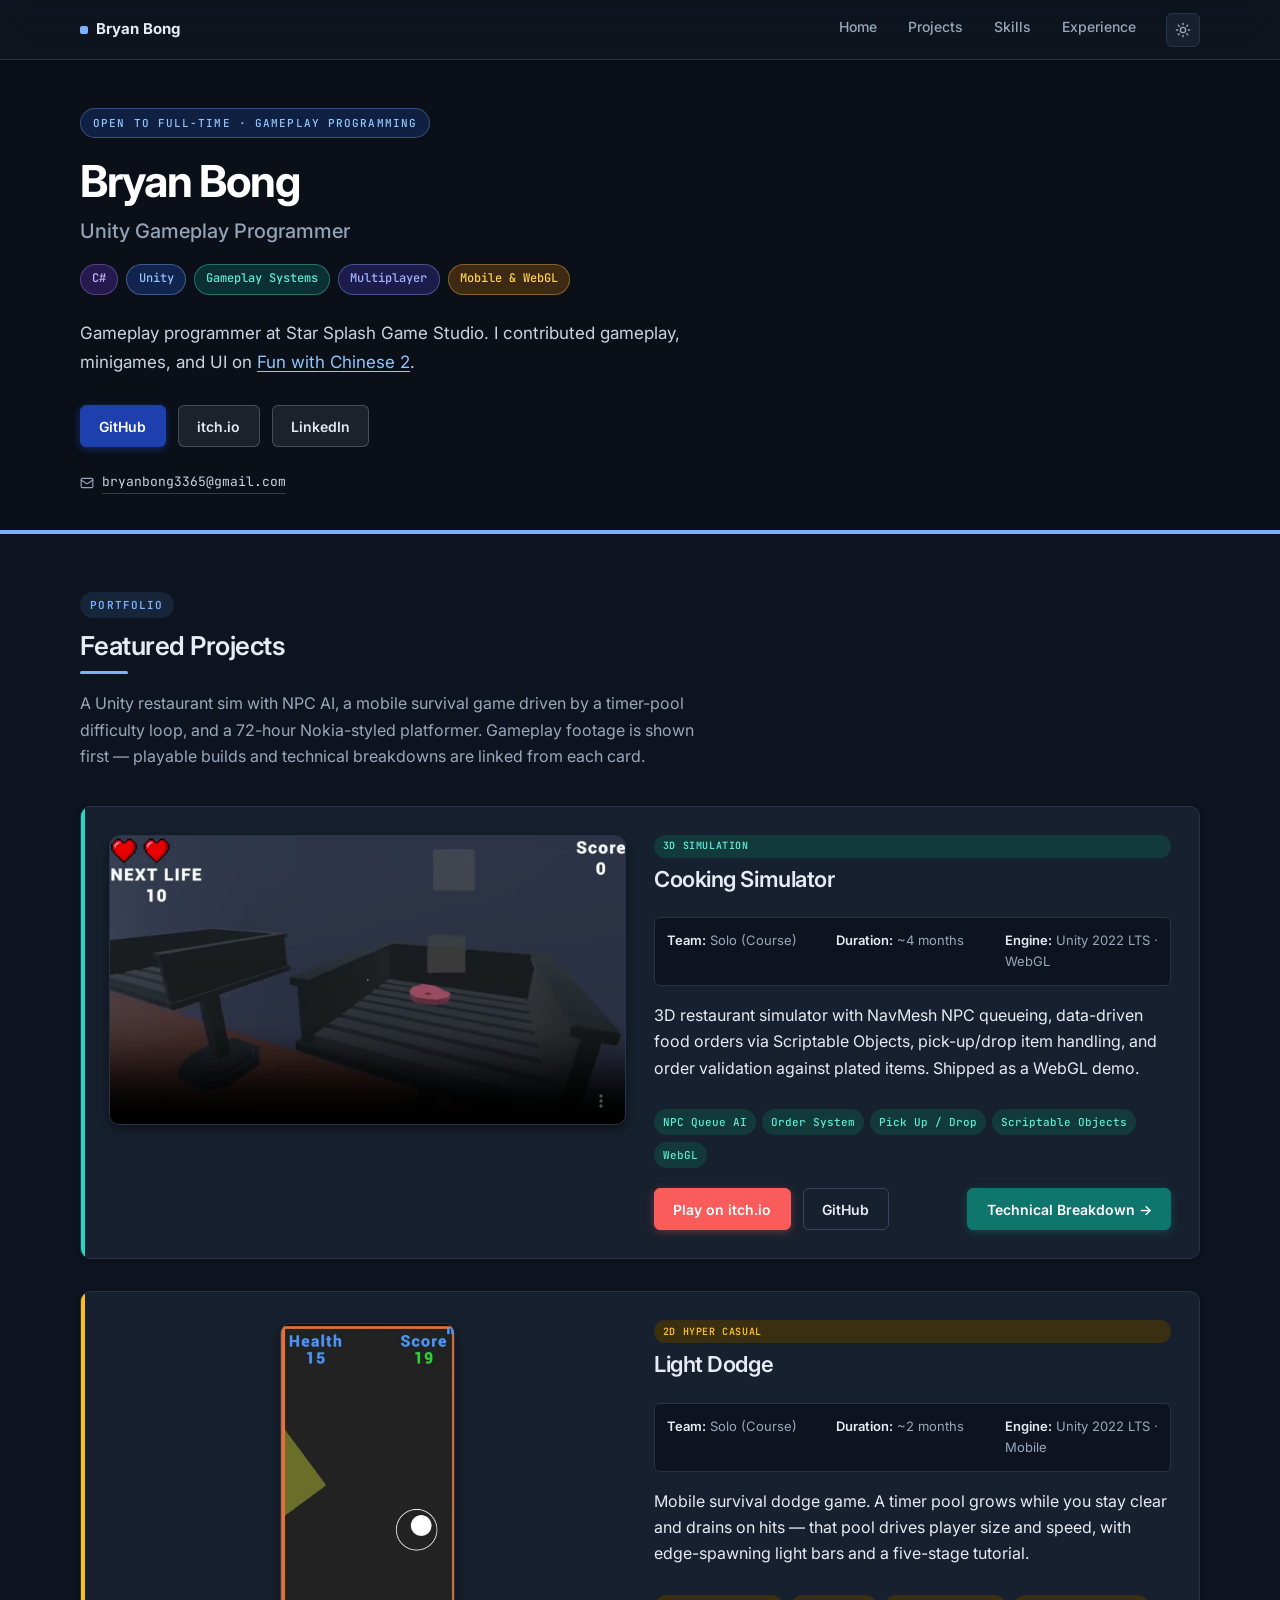
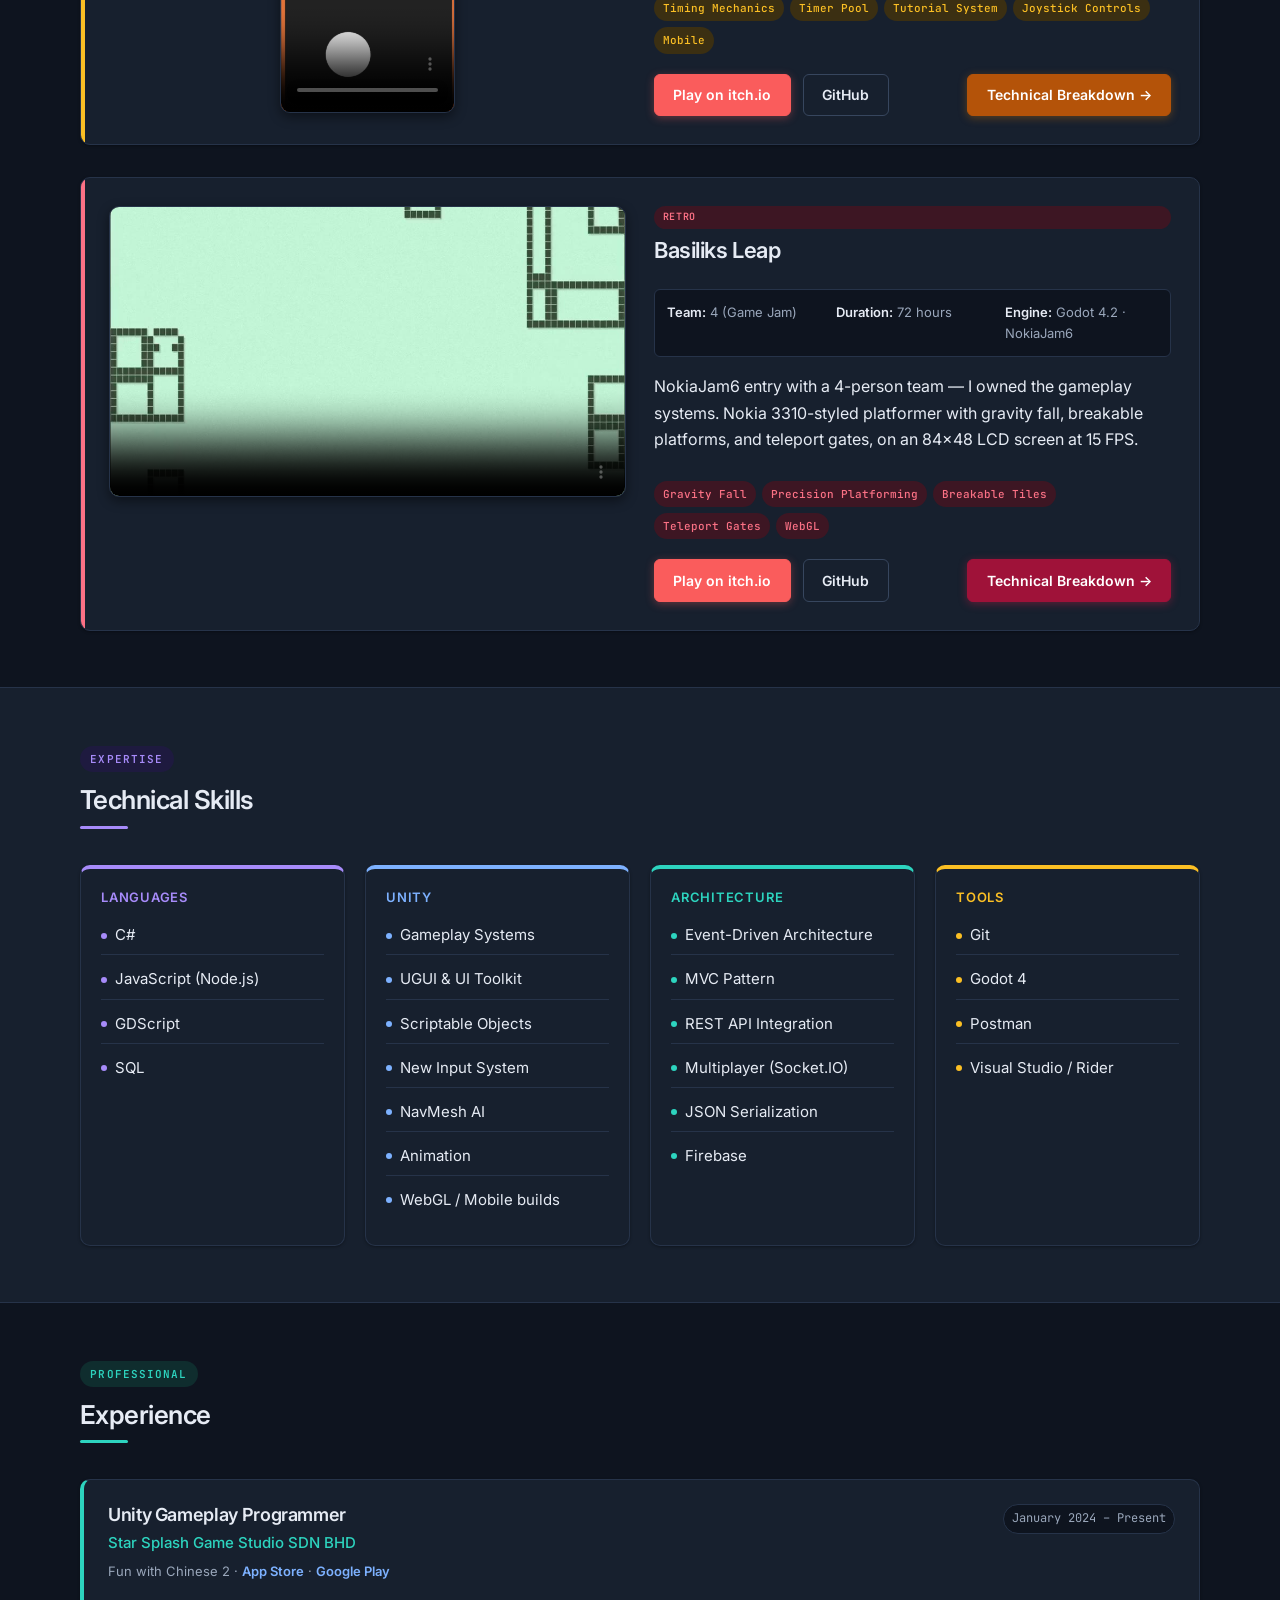
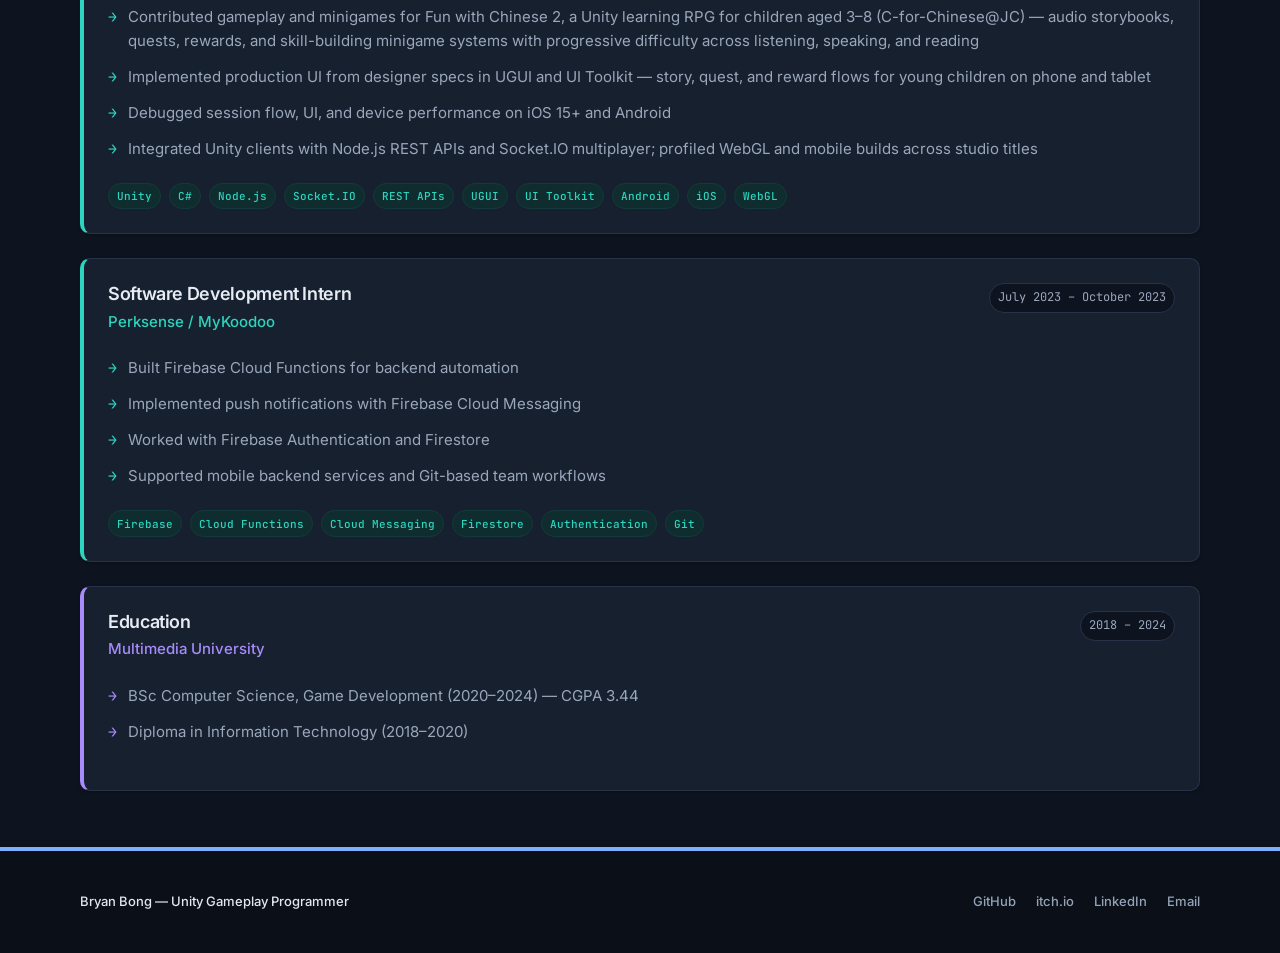
<file: index.html>
<!DOCTYPE html>
<html lang="en">
<head>
  <meta charset="UTF-8">
  <meta name="viewport" content="width=device-width, initial-scale=1.0">
  <meta name="description" content="Bryan Bong — Unity Gameplay Programmer. Gameplay systems, UI, multiplayer, and mobile/WebGL development.">
  <meta property="og:title" content="Bryan Bong — Unity Gameplay Programmer">
  <meta property="og:description" content="Unity gameplay programmer at Star Splash Game Studio. Contributed gameplay, minigames, and UI on Fun with Chinese 2. Gameplay systems, UI, and multiplayer for mobile and WebGL.">
  <meta property="og:type" content="website">
  <title>Bryan Bong — Unity Gameplay Programmer</title>
  <link rel="preconnect" href="https://fonts.googleapis.com">
  <link rel="preconnect" href="https://fonts.gstatic.com" crossorigin>
  <link href="https://fonts.googleapis.com/css2?family=Inter:wght@400;500;600;700&family=JetBrains+Mono:wght@400;500&display=swap" rel="stylesheet">
  <link rel="stylesheet" href="css/style.css">
  <link rel="icon" type="image/svg+xml" href="assets/images/favicon.svg">
  <script src="js/theme-init.js"></script>
</head>
<body>

  <nav class="site-nav" aria-label="Main navigation">
    <div class="container">
      <a href="index.html" class="nav-brand">Bryan Bong</a>
      <div class="nav-group">
        <ul class="nav-links" id="nav-menu">
          <li><a href="#home">Home</a></li>
          <li><a href="#projects">Projects</a></li>
          <li><a href="#skills">Skills</a></li>
          <li><a href="#experience">Experience</a></li>
        </ul>
        <div class="nav-controls">
          <button class="theme-toggle" type="button" aria-label="Switch to light mode" aria-pressed="true">
            <svg class="icon-sun" viewBox="0 0 24 24" aria-hidden="true">
              <circle cx="12" cy="12" r="4"></circle>
              <path d="M12 2v2"></path>
              <path d="M12 20v2"></path>
              <path d="m4.93 4.93 1.41 1.41"></path>
              <path d="m17.66 17.66 1.41 1.41"></path>
              <path d="M2 12h2"></path>
              <path d="M20 12h2"></path>
              <path d="m6.34 17.66-1.41 1.41"></path>
              <path d="m19.07 4.93-1.41 1.41"></path>
            </svg>
            <svg class="icon-moon" viewBox="0 0 24 24" aria-hidden="true">
              <path d="M12 3a6 6 0 0 0 9 9 9 9 0 1 1-9-9Z"></path>
            </svg>
          </button>
          <button class="nav-toggle" aria-expanded="false" aria-controls="nav-menu">Menu</button>
        </div>
      </div>
    </div>
  </nav>

  <header class="hero" id="home">
    <div class="container">
      <span class="hero-badge">Open to full-time · Gameplay Programming</span>
      <h1 class="hero-name">Bryan Bong</h1>
      <p class="hero-title">Unity Gameplay Programmer</p>
      <div class="hero-tags">
        <span class="tag">C#</span>
        <span class="tag">Unity</span>
        <span class="tag">Gameplay Systems</span>
        <span class="tag">Multiplayer</span>
        <span class="tag">Mobile &amp; WebGL</span>
      </div>
      <p class="hero-summary">
        Gameplay programmer at Star Splash Game Studio. I contributed gameplay, minigames, and UI on <a href="https://apps.apple.com/us/app/fun-with-chinese-2/id6496847596" target="_blank" rel="noopener">Fun with Chinese 2</a>.
      </p>
      <div class="hero-links">
        <a href="https://github.com/testr321" class="btn btn-primary" target="_blank" rel="noopener">GitHub</a>
        <a href="https://testr123.itch.io" class="btn btn-secondary" target="_blank" rel="noopener">itch.io</a>
        <a href="https://www.linkedin.com/in/bryan-bong/" class="btn btn-secondary" target="_blank" rel="noopener">LinkedIn</a>
      </div>
      <div class="hero-contact">
        <svg viewBox="0 0 24 24" aria-hidden="true">
          <rect x="2" y="4" width="20" height="16" rx="2"></rect>
          <path d="m22 7-8.97 5.7a1.94 1.94 0 0 1-2.06 0L2 7"></path>
        </svg>
        <a href="mailto:bryanbong3365@gmail.com">bryanbong3365@gmail.com</a>
      </div>
    </div>
  </header>

  <main>

    <section id="projects" class="section">
      <div class="container">
        <div class="section-header">
          <span class="section-label">Portfolio</span>
          <h2>Featured Projects</h2>
          <p>A Unity restaurant sim with NPC AI, a mobile survival game driven by a timer-pool difficulty loop, and a 72-hour Nokia-styled platformer. Gameplay footage is shown first — playable builds and technical breakdowns are linked from each card.</p>
        </div>

        <div class="project-index-list">

          <article class="project-index-card project-card--perimeter">
            <div class="project-video-wrap">
              <video controls muted loop playsinline poster="assets/images/cooking-simulator-poster.jpg" data-autoplay preload="none" aria-label="Cooking Simulator gameplay">
                <source src="assets/videos/cooking-simulator-gameplay.mp4" type="video/mp4">
              </video>
              <div class="video-placeholder" style="background-image:url('assets/images/cooking-simulator-poster.jpg')">
                <span class="label">Gameplay Footage</span>
              </div>
            </div>
            <div class="project-index-meta">
              <span class="project-genre-badge">3D Simulation</span>
              <h3><a href="projects/cooking-simulator.html">Cooking Simulator</a></h3>
              <div class="project-meta-grid">
                <div class="meta-item"><strong>Team:</strong> Solo (Course)</div>
                <div class="meta-item"><strong>Duration:</strong> ~4 months</div>
                <div class="meta-item"><strong>Engine:</strong> Unity 2022 LTS · WebGL</div>
              </div>
              <p>3D restaurant simulator with NavMesh NPC queueing, data-driven food orders via Scriptable Objects, pick-up/drop item handling, and order validation against plated items. Shipped as a WebGL demo.</p>
              <ul class="systems-list">
                <li>NPC Queue AI</li>
                <li>Order System</li>
                <li>Pick Up / Drop</li>
                <li>Scriptable Objects</li>
                <li>WebGL</li>
              </ul>
              <div class="project-card-actions">
                <div class="project-card-actions-start">
                  <a href="https://testr123.itch.io/cooking-simulator-demo" class="btn btn-itch" target="_blank" rel="noopener">Play on itch.io</a>
                  <a href="https://github.com/testr321/3D-Game-Programming" class="btn btn-secondary" target="_blank" rel="noopener">GitHub</a>
                </div>
                <a href="projects/cooking-simulator.html" class="btn btn-primary">Technical Breakdown →</a>
              </div>
            </div>
          </article>

          <article class="project-index-card project-card--vector">
            <div class="project-video-wrap project-video-wrap--portrait">
              <video controls muted loop playsinline poster="assets/images/light-dodge-poster.jpg" data-autoplay preload="none" aria-label="Light Dodge gameplay">
                <source src="assets/videos/light-dodge-gameplay.mp4" type="video/mp4">
              </video>
              <div class="video-placeholder" style="background-image:url('assets/images/light-dodge-poster.jpg')">
                <span class="label">Gameplay Footage</span>
              </div>
            </div>
            <div class="project-index-meta">
              <span class="project-genre-badge">2D Hyper Casual</span>
              <h3><a href="projects/light-dodge.html">Light Dodge</a></h3>
              <div class="project-meta-grid">
                <div class="meta-item"><strong>Team:</strong> Solo (Course)</div>
                <div class="meta-item"><strong>Duration:</strong> ~2 months</div>
                <div class="meta-item"><strong>Engine:</strong> Unity 2022 LTS · Mobile</div>
              </div>
              <p>Mobile survival dodge game. A timer pool grows while you stay clear and drains on hits — that pool drives player size and speed, with edge-spawning light bars and a five-stage tutorial.</p>
              <ul class="systems-list">
                <li>Timing Mechanics</li>
                <li>Timer Pool</li>
                <li>Tutorial System</li>
                <li>Joystick Controls</li>
                <li>Mobile</li>
              </ul>
              <div class="project-card-actions">
                <div class="project-card-actions-start">
                  <a href="https://testr123.itch.io/light-dodge" class="btn btn-itch" target="_blank" rel="noopener">Play on itch.io</a>
                  <a href="https://github.com/testr321/Game-Production" class="btn btn-secondary" target="_blank" rel="noopener">GitHub</a>
                </div>
                <a href="projects/light-dodge.html" class="btn btn-primary">Technical Breakdown →</a>
              </div>
            </div>
          </article>

          <article class="project-index-card project-card--signal">
            <div class="project-video-wrap">
              <video controls muted loop playsinline poster="assets/images/basiliks-leap-poster.jpg" data-autoplay preload="none" aria-label="Basiliks Leap gameplay">
                <source src="assets/videos/basiliks-leap-gameplay.mp4" type="video/mp4">
              </video>
              <div class="video-placeholder" style="background-image:url('assets/images/basiliks-leap-poster.jpg')">
                <span class="label">Gameplay Footage</span>
              </div>
            </div>
            <div class="project-index-meta">
              <span class="project-genre-badge">Retro</span>
              <h3><a href="projects/basiliks-leap.html">Basiliks Leap</a></h3>
              <div class="project-meta-grid">
                <div class="meta-item"><strong>Team:</strong> 4 (Game Jam)</div>
                <div class="meta-item"><strong>Duration:</strong> 72 hours</div>
                <div class="meta-item"><strong>Engine:</strong> Godot 4.2 · NokiaJam6</div>
              </div>
              <p>NokiaJam6 entry with a 4-person team — I owned the gameplay systems. Nokia 3310-styled platformer with gravity fall, breakable platforms, and teleport gates, on an 84×48 LCD screen at 15 FPS.</p>
              <ul class="systems-list">
                <li>Gravity Fall</li>
                <li>Precision Platforming</li>
                <li>Breakable Tiles</li>
                <li>Teleport Gates</li>
                <li>WebGL</li>
              </ul>
              <div class="project-card-actions">
                <div class="project-card-actions-start">
                  <a href="https://kengikita.itch.io/basiliks-leap" class="btn btn-itch" target="_blank" rel="noopener">Play on itch.io</a>
                  <a href="https://github.com/testr321/NOKIA-3310-GameJam" class="btn btn-secondary" target="_blank" rel="noopener">GitHub</a>
                </div>
                <a href="projects/basiliks-leap.html" class="btn btn-primary">Technical Breakdown →</a>
              </div>
            </div>
          </article>

        </div>
      </div>
    </section>

    <section id="skills" class="section section-alt">
      <div class="container">
        <div class="section-header">
          <span class="section-label">Expertise</span>
          <h2>Technical Skills</h2>
        </div>
        <div class="skills-grid">
          <div class="skill-category">
            <h3>Languages</h3>
            <ul>
              <li>C#</li>
              <li>JavaScript (Node.js)</li>
              <li>GDScript</li>
              <li>SQL</li>
            </ul>
          </div>
          <div class="skill-category">
            <h3>Unity</h3>
            <ul>
              <li>Gameplay Systems</li>
              <li>UGUI &amp; UI Toolkit</li>
              <li>Scriptable Objects</li>
              <li>New Input System</li>
              <li>NavMesh AI</li>
              <li>Animation</li>
              <li>WebGL / Mobile builds</li>
            </ul>
          </div>
          <div class="skill-category">
            <h3>Architecture</h3>
            <ul>
              <li>Event-Driven Architecture</li>
              <li>MVC Pattern</li>
              <li>REST API Integration</li>
              <li>Multiplayer (Socket.IO)</li>
              <li>JSON Serialization</li>
              <li>Firebase</li>
            </ul>
          </div>
          <div class="skill-category">
            <h3>Tools</h3>
            <ul>
              <li>Git</li>
              <li>Godot 4</li>
              <li>Postman</li>
              <li>Visual Studio / Rider</li>
            </ul>
          </div>
        </div>
      </div>
    </section>

    <section id="experience" class="section">
      <div class="container">
        <div class="section-header">
          <span class="section-label">Professional</span>
          <h2>Experience</h2>
        </div>
        <div class="experience-list">
          <article class="experience-card">
            <div class="experience-header">
              <div>
                <h3>Unity Gameplay Programmer</h3>
                <p class="experience-company">Star Splash Game Studio SDN BHD</p>
                <p class="experience-product">
                  Fun with Chinese 2
                  · <a href="https://apps.apple.com/us/app/fun-with-chinese-2/id6496847596" target="_blank" rel="noopener">App Store</a>
                  · <a href="https://play.google.com/store/apps/details?id=hk.edu.polyu.cbs.cfc.funwithchinese2" target="_blank" rel="noopener">Google Play</a>
                </p>
              </div>
              <time class="experience-date" datetime="2024-01">January 2024 – Present</time>
            </div>
            <ul class="experience-details">
              <li>Contributed gameplay and minigames for Fun with Chinese 2, a Unity learning RPG for children aged 3–8 (C-for-Chinese@JC) — audio storybooks, quests, rewards, and skill-building minigame systems with progressive difficulty across listening, speaking, and reading</li>
              <li>Implemented production UI from designer specs in UGUI and UI Toolkit — story, quest, and reward flows for young children on phone and tablet</li>
              <li>Debugged session flow, UI, and device performance on iOS 15+ and Android</li>
              <li>Integrated Unity clients with Node.js REST APIs and Socket.IO multiplayer; profiled WebGL and mobile builds across studio titles</li>
            </ul>
            <div class="experience-tech">
              <span>Unity</span>
              <span>C#</span>
              <span>Node.js</span>
              <span>Socket.IO</span>
              <span>REST APIs</span>
              <span>UGUI</span>
              <span>UI Toolkit</span>
              <span>Android</span>
              <span>iOS</span>
              <span>WebGL</span>
            </div>
          </article>

          <article class="experience-card">
            <div class="experience-header">
              <div>
                <h3>Software Development Intern</h3>
                <p class="experience-company">Perksense / MyKoodoo</p>
              </div>
              <time class="experience-date" datetime="2023-07">July 2023 – October 2023</time>
            </div>
            <ul class="experience-details">
              <li>Built Firebase Cloud Functions for backend automation</li>
              <li>Implemented push notifications with Firebase Cloud Messaging</li>
              <li>Worked with Firebase Authentication and Firestore</li>
              <li>Supported mobile backend services and Git-based team workflows</li>
            </ul>
            <div class="experience-tech">
              <span>Firebase</span>
              <span>Cloud Functions</span>
              <span>Cloud Messaging</span>
              <span>Firestore</span>
              <span>Authentication</span>
              <span>Git</span>
            </div>
          </article>

          <article class="experience-card experience-card--education">
            <div class="experience-header">
              <div>
                <h3>Education</h3>
                <p class="experience-company">Multimedia University</p>
              </div>
              <time class="experience-date" datetime="2018">2018 – 2024</time>
            </div>
            <ul class="experience-details">
              <li>BSc Computer Science, Game Development (2020–2024) — CGPA 3.44</li>
              <li>Diploma in Information Technology (2018–2020)</li>
            </ul>
          </article>
        </div>
      </div>
    </section>

  </main>

  <footer class="site-footer">
    <div class="container">
      <span>Bryan Bong — Unity Gameplay Programmer</span>
      <div class="footer-links">
        <a href="https://github.com/testr321" target="_blank" rel="noopener">GitHub</a>
        <a href="https://testr123.itch.io" target="_blank" rel="noopener">itch.io</a>
        <a href="https://www.linkedin.com/in/bryan-bong/" target="_blank" rel="noopener">LinkedIn</a>
        <a href="mailto:bryanbong3365@gmail.com">Email</a>
      </div>
    </div>
  </footer>

  <script src="js/main.js"></script>
</body>
</html>
</file>
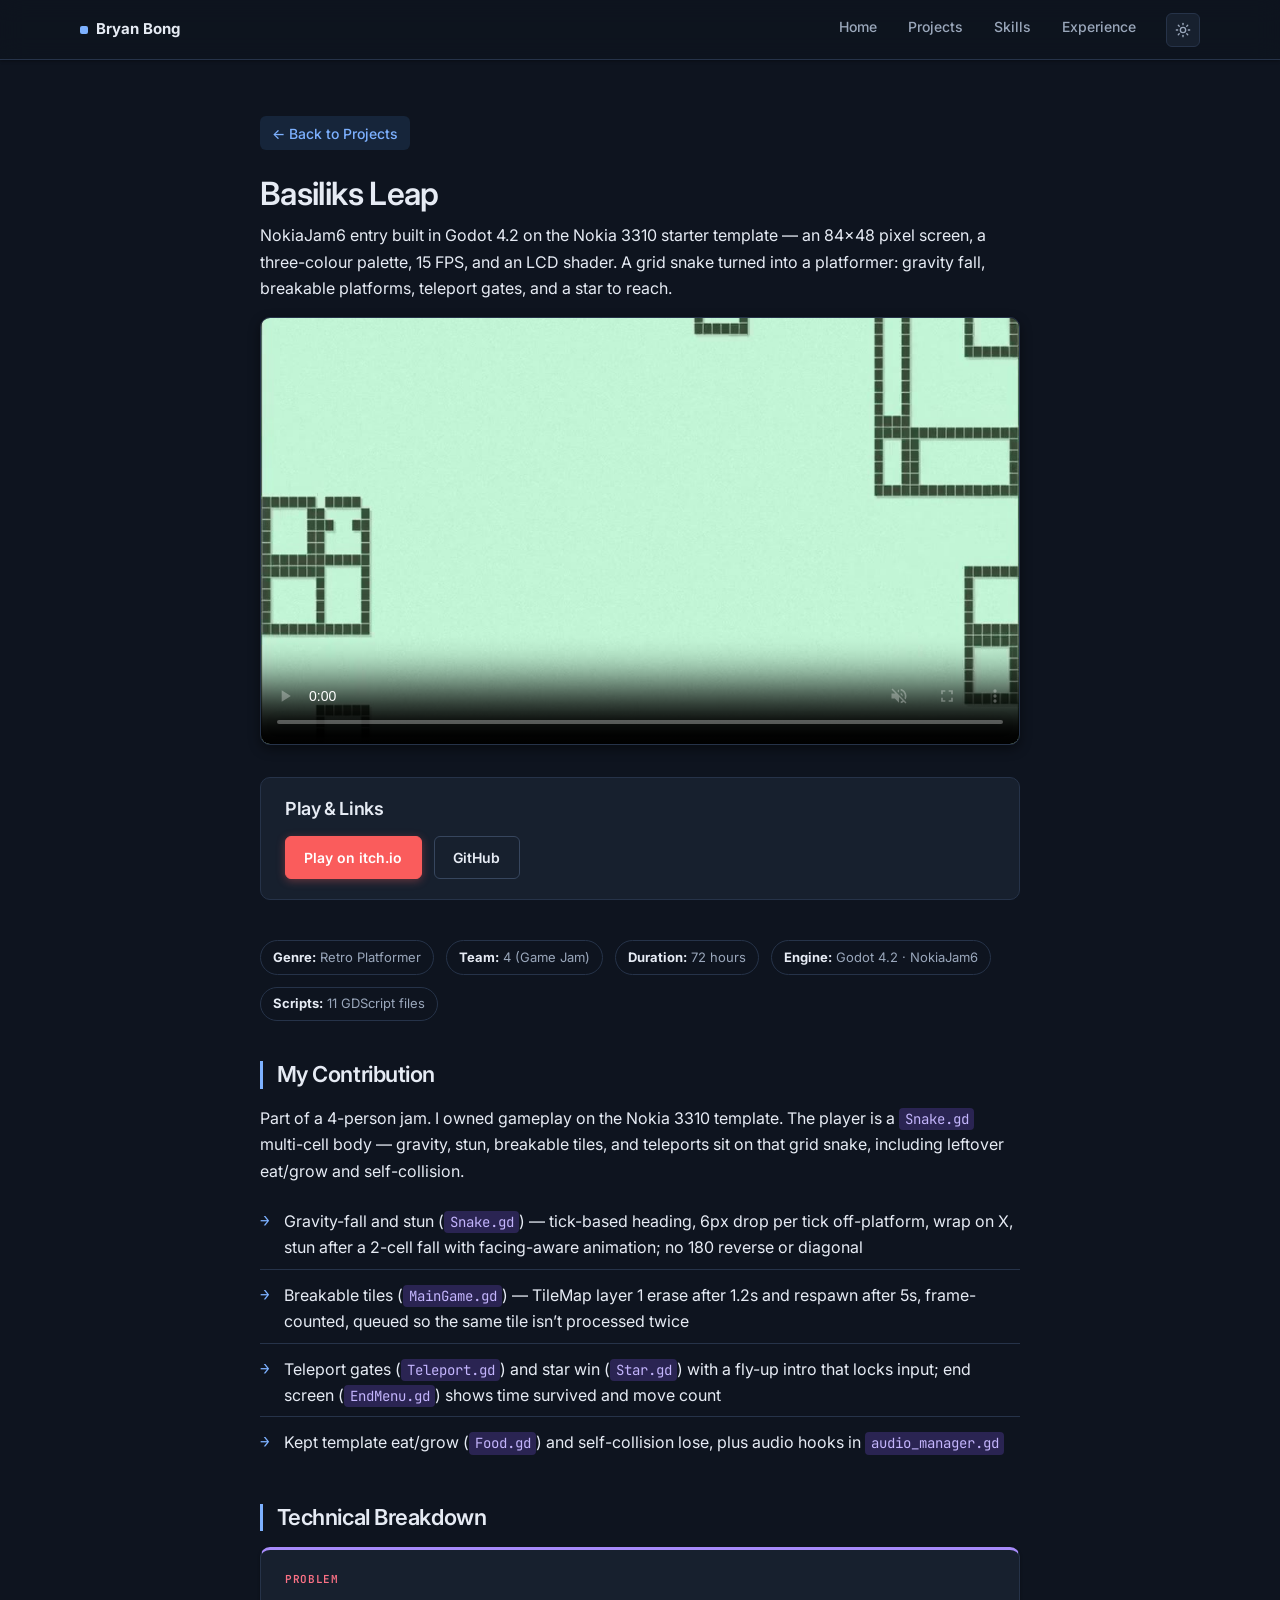
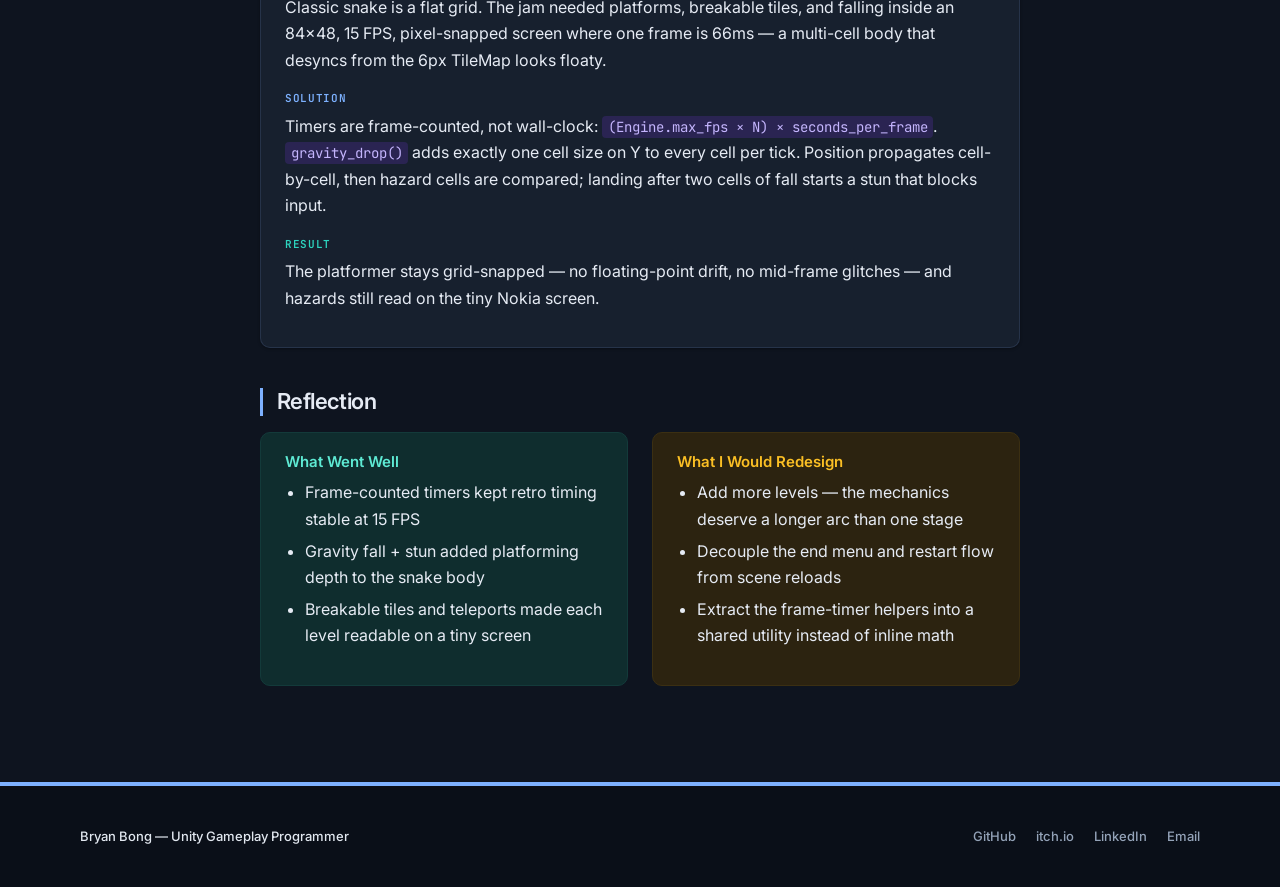
<file: projects/basiliks-leap.html>
<!DOCTYPE html>
<html lang="en">
<head>
  <meta charset="UTF-8">
  <meta name="viewport" content="width=device-width, initial-scale=1.0">
  <meta name="description" content="Basiliks Leap — NokiaJam6 entry with gravity-fall platforming, breakable tiles, and teleport gates.">
  <title>Basiliks Leap — Bryan Bong</title>
  <link rel="preconnect" href="https://fonts.googleapis.com">
  <link rel="preconnect" href="https://fonts.gstatic.com" crossorigin>
  <link href="https://fonts.googleapis.com/css2?family=Inter:wght@400;500;600;700&family=JetBrains+Mono:wght@400;500&display=swap" rel="stylesheet">
  <link rel="stylesheet" href="../css/style.css">
  <link rel="icon" type="image/svg+xml" href="../assets/images/favicon.svg">
  <script src="../js/theme-init.js"></script>
</head>
<body>

  <nav class="site-nav">
    <div class="container">
      <a href="../index.html" class="nav-brand">Bryan Bong</a>
      <div class="nav-group">
        <ul class="nav-links" id="nav-menu">
          <li><a href="../index.html#home">Home</a></li>
          <li><a href="../index.html#projects">Projects</a></li>
          <li><a href="../index.html#skills">Skills</a></li>
          <li><a href="../index.html#experience">Experience</a></li>
        </ul>
        <div class="nav-controls">
          <button class="theme-toggle" type="button" aria-label="Switch to light mode" aria-pressed="true">
            <svg class="icon-sun" viewBox="0 0 24 24" aria-hidden="true">
              <circle cx="12" cy="12" r="4"></circle>
              <path d="M12 2v2"></path>
              <path d="M12 20v2"></path>
              <path d="m4.93 4.93 1.41 1.41"></path>
              <path d="m17.66 17.66 1.41 1.41"></path>
              <path d="M2 12h2"></path>
              <path d="M20 12h2"></path>
              <path d="m6.34 17.66-1.41 1.41"></path>
              <path d="m19.07 4.93-1.41 1.41"></path>
            </svg>
            <svg class="icon-moon" viewBox="0 0 24 24" aria-hidden="true">
              <path d="M12 3a6 6 0 0 0 9 9 9 9 0 1 1-9-9Z"></path>
            </svg>
          </button>
          <button class="nav-toggle" aria-expanded="false" aria-controls="nav-menu">Menu</button>
        </div>
      </div>
    </div>
  </nav>

  <main class="section">
    <div class="container content-narrow">
      <a href="../index.html#projects" class="back-link">← Back to Projects</a>

      <h1>Basiliks Leap</h1>
      <p>NokiaJam6 entry built in Godot 4.2 on the Nokia 3310 starter template — an 84×48 pixel screen, a three-colour palette, 15 FPS, and an LCD shader. A grid snake turned into a platformer: gravity fall, breakable platforms, teleport gates, and a star to reach.</p>

      <div class="project-hero-video">
        <div class="project-video-wrap">
          <video controls muted loop playsinline poster="../assets/images/basiliks-leap-poster.jpg" data-autoplay preload="none" aria-label="Basiliks Leap gameplay">
            <source src="../assets/videos/basiliks-leap-gameplay.mp4" type="video/mp4">
          </video>
          <div class="video-placeholder" style="background-image:url('../assets/images/basiliks-leap-poster.jpg')">
            <span class="label">Gameplay Footage</span>
          </div>
        </div>
      </div>

      <section class="project-play-links">
        <h2>Play &amp; Links</h2>
        <div class="project-external-links">
          <a href="https://kengikita.itch.io/basiliks-leap" class="btn btn-itch" target="_blank" rel="noopener">Play on itch.io</a>
          <a href="https://github.com/testr321/NOKIA-3310-GameJam" class="btn btn-secondary" target="_blank" rel="noopener">GitHub</a>
        </div>
      </section>

      <div class="project-meta-bar">
        <span><strong>Genre:</strong> Retro Platformer</span>
        <span><strong>Team:</strong> 4 (Game Jam)</span>
        <span><strong>Duration:</strong> 72 hours</span>
        <span><strong>Engine:</strong> Godot 4.2 · NokiaJam6</span>
        <span><strong>Scripts:</strong> 11 GDScript files</span>
      </div>

      <section class="detail-block">
        <h2>My Contribution</h2>
        <p>Part of a 4-person jam. I owned gameplay on the Nokia 3310 template. The player is a <code>Snake.gd</code> multi-cell body — gravity, stun, breakable tiles, and teleports sit on that grid snake, including leftover eat/grow and self-collision.</p>
        <ul class="contribution-list">
          <li>Gravity-fall and stun (<code>Snake.gd</code>) — tick-based heading, 6px drop per tick off-platform, wrap on X, stun after a 2-cell fall with facing-aware animation; no 180 reverse or diagonal</li>
          <li>Breakable tiles (<code>MainGame.gd</code>) — TileMap layer 1 erase after 1.2s and respawn after 5s, frame-counted, queued so the same tile isn’t processed twice</li>
          <li>Teleport gates (<code>Teleport.gd</code>) and star win (<code>Star.gd</code>) with a fly-up intro that locks input; end screen (<code>EndMenu.gd</code>) shows time survived and move count</li>
          <li>Kept template eat/grow (<code>Food.gd</code>) and self-collision lose, plus audio hooks in <code>audio_manager.gd</code></li>
        </ul>
      </section>

      <section class="detail-block">
        <h2>Technical Breakdown</h2>
        <div class="breakdown-card">
          <div class="breakdown-label">Problem</div>
          <p>Classic snake is a flat grid. The jam needed platforms, breakable tiles, and falling inside an 84×48, 15 FPS, pixel-snapped screen where one frame is 66ms — a multi-cell body that desyncs from the 6px TileMap looks floaty.</p>
          <div class="breakdown-label">Solution</div>
          <p>Timers are frame-counted, not wall-clock: <code>(Engine.max_fps × N) × seconds_per_frame</code>. <code>gravity_drop()</code> adds exactly one cell size on Y to every cell per tick. Position propagates cell-by-cell, then hazard cells are compared; landing after two cells of fall starts a stun that blocks input.</p>
          <div class="breakdown-label">Result</div>
          <p>The platformer stays grid-snapped — no floating-point drift, no mid-frame glitches — and hazards still read on the tiny Nokia screen.</p>
        </div>
      </section>

      <section class="detail-block">
        <h2>Reflection</h2>
        <div class="two-col">
          <div class="info-box">
            <h4>What Went Well</h4>
            <ul>
              <li>Frame-counted timers kept retro timing stable at 15 FPS</li>
              <li>Gravity fall + stun added platforming depth to the snake body</li>
              <li>Breakable tiles and teleports made each level readable on a tiny screen</li>
            </ul>
          </div>
          <div class="info-box">
            <h4>What I Would Redesign</h4>
            <ul>
              <li>Add more levels — the mechanics deserve a longer arc than one stage</li>
              <li>Decouple the end menu and restart flow from scene reloads</li>
              <li>Extract the frame-timer helpers into a shared utility instead of inline math</li>
            </ul>
          </div>
        </div>
      </section>

    </div>
  </main>

  <footer class="site-footer">
    <div class="container">
      <span>Bryan Bong — Unity Gameplay Programmer</span>
      <div class="footer-links">
        <a href="https://github.com/testr321" target="_blank" rel="noopener">GitHub</a>
        <a href="https://testr123.itch.io" target="_blank" rel="noopener">itch.io</a>
        <a href="https://www.linkedin.com/in/bryan-bong/" target="_blank" rel="noopener">LinkedIn</a>
        <a href="mailto:bryanbong3365@gmail.com">Email</a>
      </div>
    </div>
  </footer>

  <script src="../js/main.js"></script>
</body>
</html>
</file>
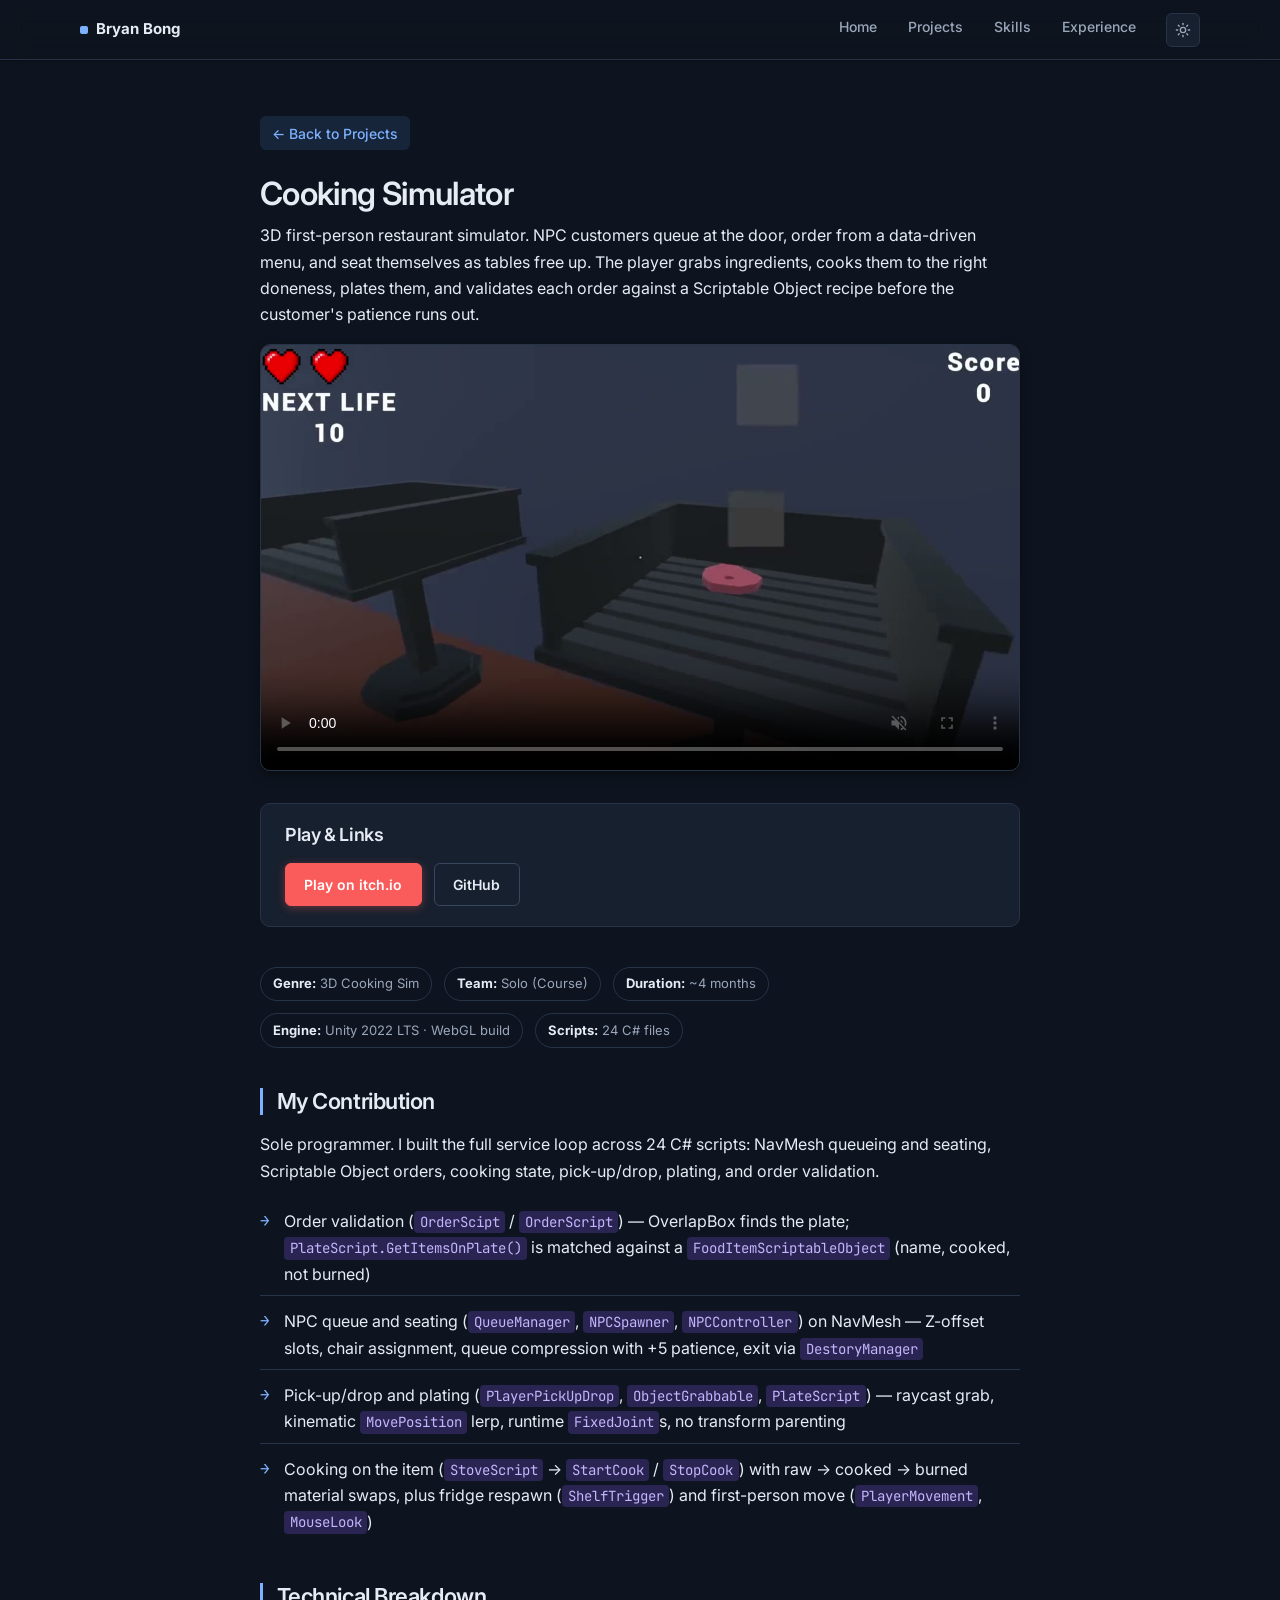
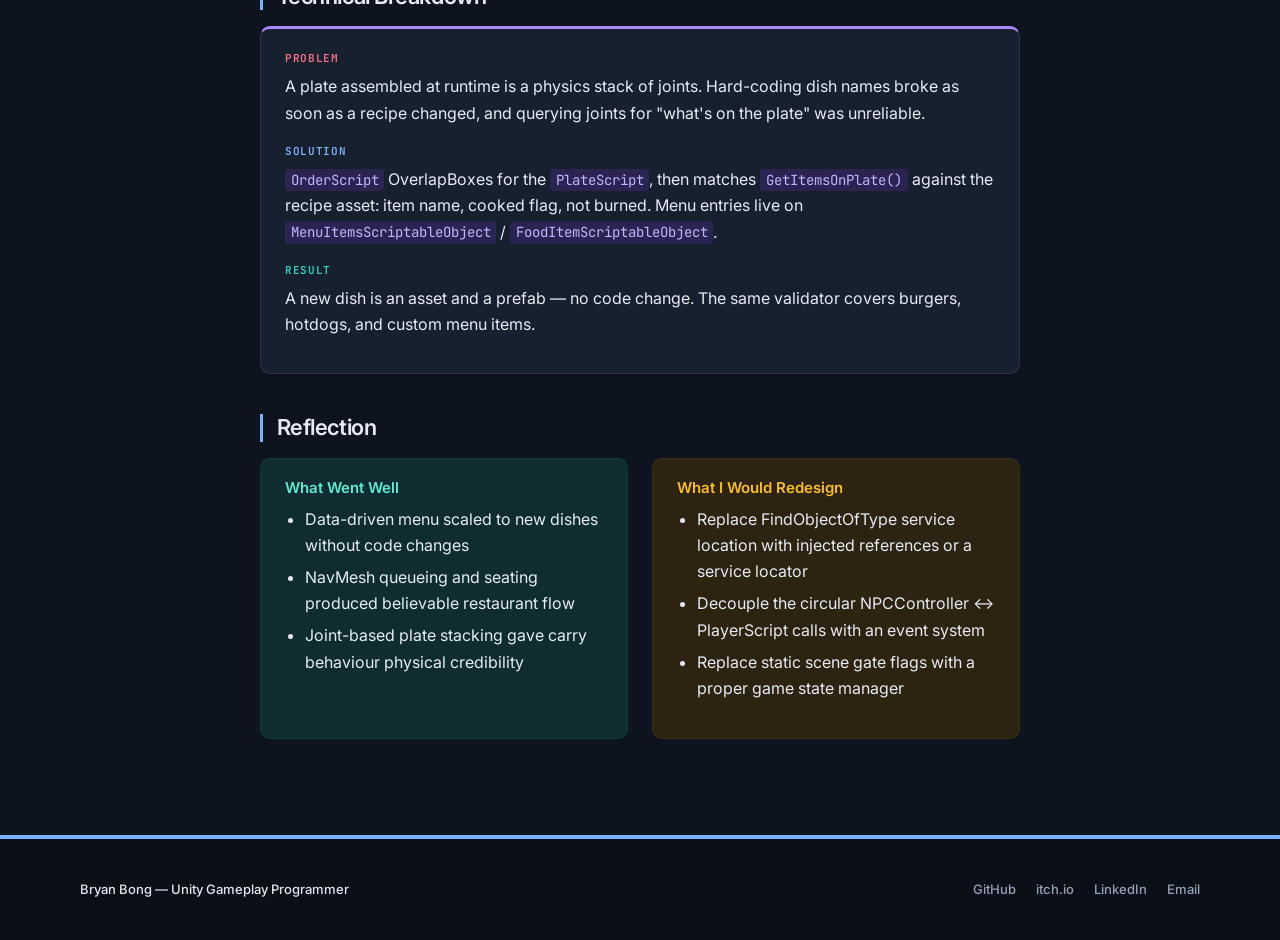
<file: projects/cooking-simulator.html>
<!DOCTYPE html>
<html lang="en">
<head>
  <meta charset="UTF-8">
  <meta name="viewport" content="width=device-width, initial-scale=1.0">
  <meta name="description" content="Cooking Simulator — NavMesh NPC queueing, data-driven orders, pick-up/drop, and plate validation technical breakdown.">
  <title>Cooking Simulator — Bryan Bong</title>
  <link rel="preconnect" href="https://fonts.googleapis.com">
  <link rel="preconnect" href="https://fonts.gstatic.com" crossorigin>
  <link href="https://fonts.googleapis.com/css2?family=Inter:wght@400;500;600;700&family=JetBrains+Mono:wght@400;500&display=swap" rel="stylesheet">
  <link rel="stylesheet" href="../css/style.css">
  <link rel="icon" type="image/svg+xml" href="../assets/images/favicon.svg">
  <script src="../js/theme-init.js"></script>
</head>
<body>

  <nav class="site-nav">
    <div class="container">
      <a href="../index.html" class="nav-brand">Bryan Bong</a>
      <div class="nav-group">
        <ul class="nav-links" id="nav-menu">
          <li><a href="../index.html#home">Home</a></li>
          <li><a href="../index.html#projects">Projects</a></li>
          <li><a href="../index.html#skills">Skills</a></li>
          <li><a href="../index.html#experience">Experience</a></li>
        </ul>
        <div class="nav-controls">
          <button class="theme-toggle" type="button" aria-label="Switch to light mode" aria-pressed="true">
            <svg class="icon-sun" viewBox="0 0 24 24" aria-hidden="true">
              <circle cx="12" cy="12" r="4"></circle>
              <path d="M12 2v2"></path>
              <path d="M12 20v2"></path>
              <path d="m4.93 4.93 1.41 1.41"></path>
              <path d="m17.66 17.66 1.41 1.41"></path>
              <path d="M2 12h2"></path>
              <path d="M20 12h2"></path>
              <path d="m6.34 17.66-1.41 1.41"></path>
              <path d="m19.07 4.93-1.41 1.41"></path>
            </svg>
            <svg class="icon-moon" viewBox="0 0 24 24" aria-hidden="true">
              <path d="M12 3a6 6 0 0 0 9 9 9 9 0 1 1-9-9Z"></path>
            </svg>
          </button>
          <button class="nav-toggle" aria-expanded="false" aria-controls="nav-menu">Menu</button>
        </div>
      </div>
    </div>
  </nav>

  <main class="section">
    <div class="container content-narrow">
      <a href="../index.html#projects" class="back-link">← Back to Projects</a>

      <h1>Cooking Simulator</h1>
      <p>3D first-person restaurant simulator. NPC customers queue at the door, order from a data-driven menu, and seat themselves as tables free up. The player grabs ingredients, cooks them to the right doneness, plates them, and validates each order against a Scriptable Object recipe before the customer's patience runs out.</p>

      <div class="project-hero-video">
        <div class="project-video-wrap">
          <video controls muted loop playsinline poster="../assets/images/cooking-simulator-poster.jpg" data-autoplay preload="none" aria-label="Cooking Simulator gameplay">
            <source src="../assets/videos/cooking-simulator-gameplay.mp4" type="video/mp4">
          </video>
          <div class="video-placeholder" style="background-image:url('../assets/images/cooking-simulator-poster.jpg')">
            <span class="label">Gameplay Footage</span>
          </div>
        </div>
      </div>

      <section class="project-play-links">
        <h2>Play &amp; Links</h2>
        <div class="project-external-links">
          <a href="https://testr123.itch.io/cooking-simulator-demo" class="btn btn-itch" target="_blank" rel="noopener">Play on itch.io</a>
          <a href="https://github.com/testr321/3D-Game-Programming" class="btn btn-secondary" target="_blank" rel="noopener">GitHub</a>
        </div>
      </section>

      <div class="project-meta-bar">
        <span><strong>Genre:</strong> 3D Cooking Sim</span>
        <span><strong>Team:</strong> Solo (Course)</span>
        <span><strong>Duration:</strong> ~4 months</span>
        <span><strong>Engine:</strong> Unity 2022 LTS · WebGL build</span>
        <span><strong>Scripts:</strong> 24 C# files</span>
      </div>

      <section class="detail-block">
        <h2>My Contribution</h2>
        <p>Sole programmer. I built the full service loop across 24 C# scripts: NavMesh queueing and seating, Scriptable Object orders, cooking state, pick-up/drop, plating, and order validation.</p>
        <ul class="contribution-list">
          <li>Order validation (<code>OrderScipt</code> / <code>OrderScript</code>) — OverlapBox finds the plate; <code>PlateScript.GetItemsOnPlate()</code> is matched against a <code>FoodItemScriptableObject</code> (name, cooked, not burned)</li>
          <li>NPC queue and seating (<code>QueueManager</code>, <code>NPCSpawner</code>, <code>NPCController</code>) on NavMesh — Z-offset slots, chair assignment, queue compression with +5 patience, exit via <code>DestoryManager</code></li>
          <li>Pick-up/drop and plating (<code>PlayerPickUpDrop</code>, <code>ObjectGrabbable</code>, <code>PlateScript</code>) — raycast grab, kinematic <code>MovePosition</code> lerp, runtime <code>FixedJoint</code>s, no transform parenting</li>
          <li>Cooking on the item (<code>StoveScript</code> → <code>StartCook</code> / <code>StopCook</code>) with raw → cooked → burned material swaps, plus fridge respawn (<code>ShelfTrigger</code>) and first-person move (<code>PlayerMovement</code>, <code>MouseLook</code>)</li>
        </ul>
      </section>

      <section class="detail-block">
        <h2>Technical Breakdown</h2>
        <div class="breakdown-card">
          <div class="breakdown-label">Problem</div>
          <p>A plate assembled at runtime is a physics stack of joints. Hard-coding dish names broke as soon as a recipe changed, and querying joints for "what's on the plate" was unreliable.</p>
          <div class="breakdown-label">Solution</div>
          <p><code>OrderScript</code> OverlapBoxes for the <code>PlateScript</code>, then matches <code>GetItemsOnPlate()</code> against the recipe asset: item name, cooked flag, not burned. Menu entries live on <code>MenuItemsScriptableObject</code> / <code>FoodItemScriptableObject</code>.</p>
          <div class="breakdown-label">Result</div>
          <p>A new dish is an asset and a prefab — no code change. The same validator covers burgers, hotdogs, and custom menu items.</p>
        </div>
      </section>

      <section class="detail-block">
        <h2>Reflection</h2>
        <div class="two-col">
          <div class="info-box">
            <h4>What Went Well</h4>
            <ul>
              <li>Data-driven menu scaled to new dishes without code changes</li>
              <li>NavMesh queueing and seating produced believable restaurant flow</li>
              <li>Joint-based plate stacking gave carry behaviour physical credibility</li>
            </ul>
          </div>
          <div class="info-box">
            <h4>What I Would Redesign</h4>
            <ul>
              <li>Replace FindObjectOfType service location with injected references or a service locator</li>
              <li>Decouple the circular NPCController ↔ PlayerScript calls with an event system</li>
              <li>Replace static scene gate flags with a proper game state manager</li>
            </ul>
          </div>
        </div>
      </section>

    </div>
  </main>

  <footer class="site-footer">
    <div class="container">
      <span>Bryan Bong — Unity Gameplay Programmer</span>
      <div class="footer-links">
        <a href="https://github.com/testr321" target="_blank" rel="noopener">GitHub</a>
        <a href="https://testr123.itch.io" target="_blank" rel="noopener">itch.io</a>
        <a href="https://www.linkedin.com/in/bryan-bong/" target="_blank" rel="noopener">LinkedIn</a>
        <a href="mailto:bryanbong3365@gmail.com">Email</a>
      </div>
    </div>
  </footer>

  <script src="../js/main.js"></script>
</body>
</html>
</file>
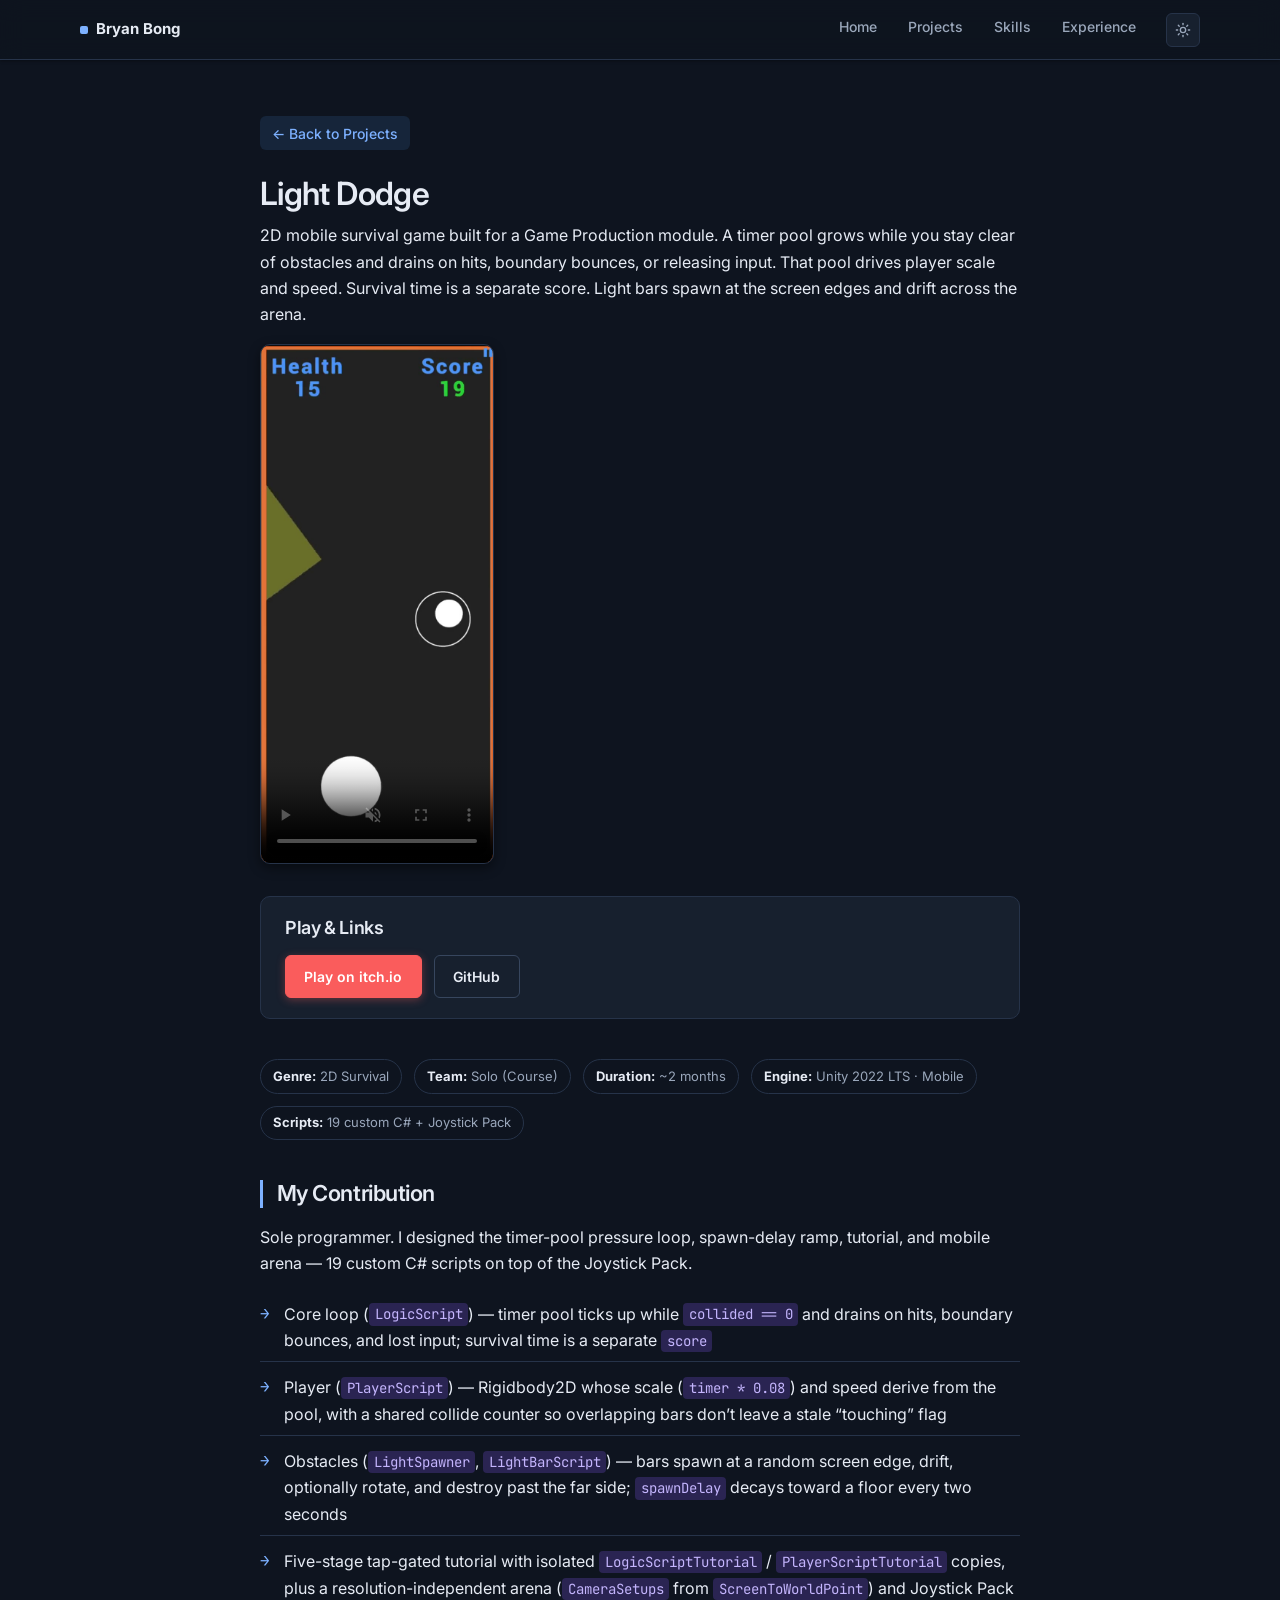
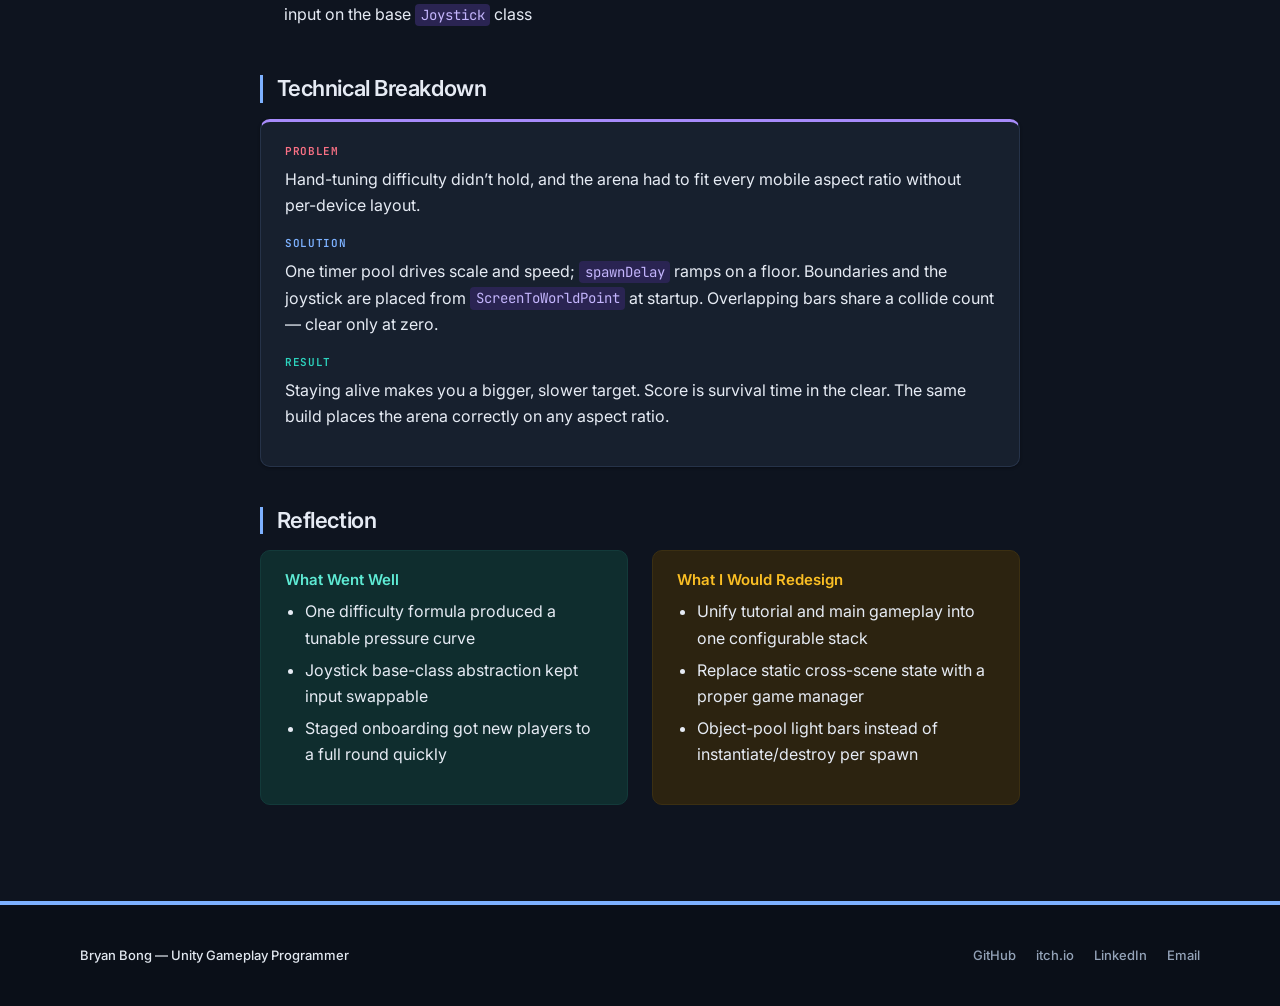
<file: projects/light-dodge.html>
<!DOCTYPE html>
<html lang="en">
<head>
  <meta charset="UTF-8">
  <meta name="viewport" content="width=device-width, initial-scale=1.0">
  <meta name="description" content="Light Dodge — mobile survival timing mechanics, joystick controls, and timer-pool technical breakdown.">
  <title>Light Dodge — Bryan Bong</title>
  <link rel="preconnect" href="https://fonts.googleapis.com">
  <link rel="preconnect" href="https://fonts.gstatic.com" crossorigin>
  <link href="https://fonts.googleapis.com/css2?family=Inter:wght@400;500;600;700&family=JetBrains+Mono:wght@400;500&display=swap" rel="stylesheet">
  <link rel="stylesheet" href="../css/style.css">
  <link rel="icon" type="image/svg+xml" href="../assets/images/favicon.svg">
  <script src="../js/theme-init.js"></script>
</head>
<body>

  <nav class="site-nav">
    <div class="container">
      <a href="../index.html" class="nav-brand">Bryan Bong</a>
      <div class="nav-group">
        <ul class="nav-links" id="nav-menu">
          <li><a href="../index.html#home">Home</a></li>
          <li><a href="../index.html#projects">Projects</a></li>
          <li><a href="../index.html#skills">Skills</a></li>
          <li><a href="../index.html#experience">Experience</a></li>
        </ul>
        <div class="nav-controls">
          <button class="theme-toggle" type="button" aria-label="Switch to light mode" aria-pressed="true">
            <svg class="icon-sun" viewBox="0 0 24 24" aria-hidden="true">
              <circle cx="12" cy="12" r="4"></circle>
              <path d="M12 2v2"></path>
              <path d="M12 20v2"></path>
              <path d="m4.93 4.93 1.41 1.41"></path>
              <path d="m17.66 17.66 1.41 1.41"></path>
              <path d="M2 12h2"></path>
              <path d="M20 12h2"></path>
              <path d="m6.34 17.66-1.41 1.41"></path>
              <path d="m19.07 4.93-1.41 1.41"></path>
            </svg>
            <svg class="icon-moon" viewBox="0 0 24 24" aria-hidden="true">
              <path d="M12 3a6 6 0 0 0 9 9 9 9 0 1 1-9-9Z"></path>
            </svg>
          </button>
          <button class="nav-toggle" aria-expanded="false" aria-controls="nav-menu">Menu</button>
        </div>
      </div>
    </div>
  </nav>

  <main class="section">
    <div class="container content-narrow">
      <a href="../index.html#projects" class="back-link">← Back to Projects</a>

      <h1>Light Dodge</h1>
      <p>2D mobile survival game built for a Game Production module. A timer pool grows while you stay clear of obstacles and drains on hits, boundary bounces, or releasing input. That pool drives player scale and speed. Survival time is a separate score. Light bars spawn at the screen edges and drift across the arena.</p>

      <div class="project-hero-video">
        <div class="project-video-wrap project-video-wrap--portrait">
          <video controls muted loop playsinline poster="../assets/images/light-dodge-poster.jpg" data-autoplay preload="none" aria-label="Light Dodge gameplay">
            <source src="../assets/videos/light-dodge-gameplay.mp4" type="video/mp4">
          </video>
          <div class="video-placeholder" style="background-image:url('../assets/images/light-dodge-poster.jpg')">
            <span class="label">Gameplay Footage</span>
          </div>
        </div>
      </div>

      <section class="project-play-links">
        <h2>Play &amp; Links</h2>
        <div class="project-external-links">
          <a href="https://testr123.itch.io/light-dodge" class="btn btn-itch" target="_blank" rel="noopener">Play on itch.io</a>
          <a href="https://github.com/testr321/Game-Production" class="btn btn-secondary" target="_blank" rel="noopener">GitHub</a>
        </div>
      </section>

      <div class="project-meta-bar">
        <span><strong>Genre:</strong> 2D Survival</span>
        <span><strong>Team:</strong> Solo (Course)</span>
        <span><strong>Duration:</strong> ~2 months</span>
        <span><strong>Engine:</strong> Unity 2022 LTS · Mobile</span>
        <span><strong>Scripts:</strong> 19 custom C# + Joystick Pack</span>
      </div>

      <section class="detail-block">
        <h2>My Contribution</h2>
        <p>Sole programmer. I designed the timer-pool pressure loop, spawn-delay ramp, tutorial, and mobile arena — 19 custom C# scripts on top of the Joystick Pack.</p>
        <ul class="contribution-list">
          <li>Core loop (<code>LogicScript</code>) — timer pool ticks up while <code>collided == 0</code> and drains on hits, boundary bounces, and lost input; survival time is a separate <code>score</code></li>
          <li>Player (<code>PlayerScript</code>) — Rigidbody2D whose scale (<code>timer * 0.08</code>) and speed derive from the pool, with a shared collide counter so overlapping bars don’t leave a stale “touching” flag</li>
          <li>Obstacles (<code>LightSpawner</code>, <code>LightBarScript</code>) — bars spawn at a random screen edge, drift, optionally rotate, and destroy past the far side; <code>spawnDelay</code> decays toward a floor every two seconds</li>
          <li>Five-stage tap-gated tutorial with isolated <code>LogicScriptTutorial</code> / <code>PlayerScriptTutorial</code> copies, plus a resolution-independent arena (<code>CameraSetups</code> from <code>ScreenToWorldPoint</code>) and Joystick Pack input on the base <code>Joystick</code> class</li>
        </ul>
      </section>

      <section class="detail-block">
        <h2>Technical Breakdown</h2>
        <div class="breakdown-card">
          <div class="breakdown-label">Problem</div>
          <p>Hand-tuning difficulty didn’t hold, and the arena had to fit every mobile aspect ratio without per-device layout.</p>
          <div class="breakdown-label">Solution</div>
          <p>One timer pool drives scale and speed; <code>spawnDelay</code> ramps on a floor. Boundaries and the joystick are placed from <code>ScreenToWorldPoint</code> at startup. Overlapping bars share a collide count — clear only at zero.</p>
          <div class="breakdown-label">Result</div>
          <p>Staying alive makes you a bigger, slower target. Score is survival time in the clear. The same build places the arena correctly on any aspect ratio.</p>
        </div>
      </section>

      <section class="detail-block">
        <h2>Reflection</h2>
        <div class="two-col">
          <div class="info-box">
            <h4>What Went Well</h4>
            <ul>
              <li>One difficulty formula produced a tunable pressure curve</li>
              <li>Joystick base-class abstraction kept input swappable</li>
              <li>Staged onboarding got new players to a full round quickly</li>
            </ul>
          </div>
          <div class="info-box">
            <h4>What I Would Redesign</h4>
            <ul>
              <li>Unify tutorial and main gameplay into one configurable stack</li>
              <li>Replace static cross-scene state with a proper game manager</li>
              <li>Object-pool light bars instead of instantiate/destroy per spawn</li>
            </ul>
          </div>
        </div>
      </section>

    </div>
  </main>

  <footer class="site-footer">
    <div class="container">
      <span>Bryan Bong — Unity Gameplay Programmer</span>
      <div class="footer-links">
        <a href="https://github.com/testr321" target="_blank" rel="noopener">GitHub</a>
        <a href="https://testr123.itch.io" target="_blank" rel="noopener">itch.io</a>
        <a href="https://www.linkedin.com/in/bryan-bong/" target="_blank" rel="noopener">LinkedIn</a>
        <a href="mailto:bryanbong3365@gmail.com">Email</a>
      </div>
    </div>
  </footer>

  <script src="../js/main.js"></script>
</body>
</html>
</file>
<file: css/style.css>
:root {
  color-scheme: dark;

  --bg: #0e141f;
  --bg-elevated: #17202e;
  --bg-code: #1b2637;
  --bg-dark: #0a0f18;
  --bg-dark-soft: #131c2b;
  --text: #e6ebf4;
  --text-muted: #9aa7bb;
  --text-subtle: #6d7b92;
  --text-on-dark: #e8edf5;
  --border: #263349;
  --border-strong: #37465e;
  --nav-bg: rgba(14, 20, 31, 0.9);
  --code-text: #c4b5fd;

  --blue: #7db1ff;
  --blue-hover: #9dc4ff;
  --blue-light: #24384f;
  --blue-muted: #16253a;

  --teal: #2dd4bf;
  --teal-hover: #5eead4;
  --teal-light: #133a3a;
  --teal-muted: #0f2d2e;

  --purple: #a78bfa;
  --purple-light: #2a2452;
  --purple-muted: #1e1a3f;

  --amber: #fbbf24;
  --amber-light: #3b2f12;
  --amber-muted: #2c2310;

  --rose: #fb7185;
  --rose-light: #3d1623;
  --rose-muted: #2c1019;

  --indigo: #a5b4fc;

  --blue-deep: #1e40af;
  --blue-deep-hover: #1b3a9e;
  --teal-deep: #0f766e;
  --amber-deep: #b45309;
  --rose-deep: #9f1239;
  --rose-deep-hover: #7a0e2c;
  --teal-deep-hover: #0b5d56;
  --amber-deep-hover: #8a4007;

  --shadow: 0 1px 3px rgba(0, 0, 0, 0.35);
  --shadow-md: 0 4px 12px rgba(0, 0, 0, 0.45);
  --shadow-lg: 0 8px 24px rgba(0, 0, 0, 0.55);

  --font-sans: "Inter", -apple-system, BlinkMacSystemFont, "Segoe UI", Roboto, sans-serif;
  --font-mono: "JetBrains Mono", "SF Mono", "Fira Code", Consolas, monospace;
  --max-width: 1120px;
  --content-width: 760px;
  --nav-height: 60px;
  --radius: 6px;
  --radius-lg: 10px;
}

:root[data-theme="light"] {
  color-scheme: light;

  --bg: #f0f4fa;
  --bg-elevated: #ffffff;
  --bg-code: #eef2ff;
  --bg-dark: #1a2332;
  --bg-dark-soft: #243044;
  --text: #1a1f2e;
  --text-muted: #5a6478;
  --text-subtle: #8490a5;
  --text-on-dark: #e8edf5;
  --border: #d8dfe9;
  --border-strong: #b8c4d4;
  --nav-bg: rgba(255, 255, 255, 0.95);
  --code-text: #5b21b6;

  --blue: #2563eb;
  --blue-hover: #1d4ed8;
  --blue-light: #dbeafe;
  --blue-muted: #eff6ff;

  --teal: #0d9488;
  --teal-hover: #0f766e;
  --teal-light: #ccfbf1;
  --teal-muted: #f0fdfa;

  --purple: #7c3aed;
  --purple-light: #ede9fe;
  --purple-muted: #f5f3ff;

  --amber: #d97706;
  --amber-light: #fef3c7;
  --amber-muted: #fffbeb;

  --rose: #e11d48;
  --rose-light: #ffe4e6;
  --rose-muted: #fff1f2;

  --indigo: #4f46e5;

  --blue-deep: #1d4ed8;
  --blue-deep-hover: #1e40af;
  --teal-deep: #0f766e;
  --amber-deep: #b45309;
  --rose-deep: #9f1239;

  --shadow: 0 1px 3px rgba(26, 35, 50, 0.07);
  --shadow-md: 0 4px 12px rgba(26, 35, 50, 0.1);
  --shadow-lg: 0 8px 24px rgba(26, 35, 50, 0.12);
}

*, *::before, *::after {
  box-sizing: border-box;
}

html {
  scroll-behavior: smooth;
  scroll-padding-top: calc(var(--nav-height) + 24px);
  overscroll-behavior-y: none;
}

body {
  margin: 0;
  font-family: var(--font-sans);
  font-size: 16px;
  line-height: 1.65;
  color: var(--text);
  background: var(--bg);
  -webkit-font-smoothing: antialiased;
  overflow-x: hidden;
  overscroll-behavior-y: none;
}

img, video, svg {
  display: block;
  max-width: 100%;
}

a {
  color: var(--blue);
  text-decoration: none;
}

a:hover {
  color: var(--blue-hover);
  text-decoration: underline;
}

:focus-visible {
  outline: 2px solid var(--blue);
  outline-offset: 2px;
}

h1, h2, h3, h4 {
  line-height: 1.25;
  font-weight: 600;
  letter-spacing: -0.02em;
}

h1 { font-size: 2rem; margin: 0 0 0.5rem; }
h2 { font-size: 1.375rem; margin: 2.5rem 0 1rem; color: var(--text); }
h3 { font-size: 1.0625rem; margin: 1.75rem 0 0.75rem; }
h4 { font-size: 0.9375rem; margin: 1.25rem 0 0.5rem; color: var(--text-muted); text-transform: uppercase; letter-spacing: 0.04em; font-weight: 600; }

p { margin: 0 0 1rem; }

ul, ol {
  margin: 0 0 1rem;
  padding-left: 1.25rem;
}

li { margin-bottom: 0.35rem; }

code, .mono {
  font-family: var(--font-mono);
  font-size: 0.875em;
}

code {
  background: var(--purple-light);
  color: var(--code-text);
  padding: 0.15em 0.4em;
  border-radius: 4px;
}

pre {
  background: var(--bg-dark-soft);
  color: #e2e8f4;
  padding: 1rem 1.25rem;
  border-radius: var(--radius-lg);
  border-left: 4px solid var(--blue);
  overflow-x: auto;
  font-family: var(--font-mono);
  font-size: 0.8125rem;
  line-height: 1.55;
  margin: 0 0 1.25rem;
  box-shadow: var(--shadow-md);
}

pre code {
  background: none;
  padding: 0;
  color: inherit;
}

.container {
  width: min(var(--max-width), 100% - 2rem);
  margin-inline: auto;
}

.content-narrow {
  width: min(var(--content-width), 100%);
}

/* Navigation */
.site-nav {
  position: sticky;
  top: 0;
  z-index: 100;
  height: var(--nav-height);
  background: var(--nav-bg);
  backdrop-filter: blur(12px);
  border-bottom: 1px solid var(--border);
  box-shadow: var(--shadow);
}

.site-nav .container {
  display: flex;
  align-items: center;
  justify-content: space-between;
  height: 100%;
}

.nav-brand {
  font-weight: 700;
  font-size: 0.9375rem;
  color: var(--text);
  text-decoration: none;
  display: flex;
  align-items: center;
  gap: 0.5rem;
}

.nav-brand::before {
  content: "";
  width: 8px;
  height: 8px;
  background: var(--blue);
  border-radius: 2px;
}

.nav-brand:hover {
  color: var(--blue);
  text-decoration: none;
}

.nav-links {
  display: flex;
  gap: 0.25rem;
  list-style: none;
  margin: 0;
  padding: 0;
}

.nav-links a {
  font-size: 0.875rem;
  font-weight: 500;
  color: var(--text-muted);
  text-decoration: none;
  padding: 0.4rem 0.85rem;
  border-radius: var(--radius);
  transition: background 0.15s, color 0.15s;
}

.nav-links a:hover {
  color: var(--blue);
  background: var(--blue-muted);
  text-decoration: none;
}

.nav-toggle {
  display: none;
  background: var(--blue-muted);
  border: 1px solid var(--blue-light);
  color: var(--blue);
  border-radius: var(--radius);
  padding: 0.4rem 0.75rem;
  cursor: pointer;
  font-size: 0.875rem;
  font-weight: 500;
}

.nav-controls {
  display: flex;
  align-items: center;
  gap: 0.5rem;
}

.nav-group {
  display: flex;
  align-items: center;
  gap: 1rem;
}

.theme-toggle {
  display: inline-flex;
  align-items: center;
  justify-content: center;
  width: 2.125rem;
  height: 2.125rem;
  padding: 0;
  background: var(--bg-elevated);
  border: 1px solid var(--border);
  border-radius: var(--radius);
  color: var(--text-muted);
  cursor: pointer;
  transition: background 0.15s, border-color 0.15s, color 0.15s;
}

.theme-toggle:hover {
  color: var(--blue);
  border-color: var(--blue-light);
  background: var(--blue-muted);
}

.theme-toggle svg {
  width: 1rem;
  height: 1rem;
  fill: none;
  stroke: currentColor;
  stroke-width: 2;
  stroke-linecap: round;
  stroke-linejoin: round;
}

.theme-toggle .icon-sun { display: block; }
.theme-toggle .icon-moon { display: none; }

:root[data-theme="light"] .theme-toggle .icon-sun { display: none; }
:root[data-theme="light"] .theme-toggle .icon-moon { display: block; }

/* Hero */
.hero {
  padding: 3rem 0 2.25rem;
  background: var(--bg-dark);
  color: var(--text-on-dark);
  border-bottom: 4px solid var(--blue);
}

.hero-badge {
  display: inline-block;
  font-family: var(--font-mono);
  font-size: 0.6875rem;
  font-weight: 500;
  text-transform: uppercase;
  letter-spacing: 0.1em;
  color: #93c5fd;
  background: rgba(37, 99, 235, 0.2);
  border: 1px solid rgba(147, 197, 253, 0.3);
  padding: 0.3rem 0.75rem;
  border-radius: 999px;
  margin-bottom: 1rem;
}

.hero-name {
  font-size: 2.75rem;
  font-weight: 700;
  letter-spacing: -0.03em;
  margin-bottom: 0.35rem;
  color: #ffffff;
}

.hero-title {
  font-size: 1.25rem;
  color: #94a3b8;
  font-weight: 500;
  margin-bottom: 1rem;
}

.hero-tags {
  display: flex;
  flex-wrap: wrap;
  gap: 0.5rem;
  margin-bottom: 1.5rem;
}

.tag {
  display: inline-block;
  font-family: var(--font-mono);
  font-size: 0.75rem;
  font-weight: 500;
  padding: 0.3rem 0.7rem;
  border-radius: 999px;
  border: 1px solid transparent;
}

.hero-tags .tag:nth-child(1) {
  background: rgba(124, 58, 237, 0.25);
  color: #c4b5fd;
  border-color: rgba(167, 139, 250, 0.35);
}

.hero-tags .tag:nth-child(2) {
  background: rgba(37, 99, 235, 0.25);
  color: #93c5fd;
  border-color: rgba(147, 197, 253, 0.35);
}

.hero-tags .tag:nth-child(3) {
  background: rgba(13, 148, 136, 0.25);
  color: #5eead4;
  border-color: rgba(94, 234, 212, 0.35);
}

.hero-tags .tag:nth-child(4) {
  background: rgba(79, 70, 229, 0.25);
  color: #a5b4fc;
  border-color: rgba(165, 180, 252, 0.35);
}

.hero-tags .tag:nth-child(5) {
  background: rgba(217, 119, 6, 0.25);
  color: #fcd34d;
  border-color: rgba(252, 211, 77, 0.35);
}

.hero-summary {
  font-size: 1.0625rem;
  color: #cbd5e1;
  max-width: 640px;
  margin-bottom: 1.75rem;
  line-height: 1.7;
}

.hero-summary a {
  color: #93c5fd;
  text-decoration: underline;
  text-underline-offset: 0.15em;
}

.hero-summary a:hover {
  color: #bfdbfe;
}

.hero-links {
  display: flex;
  flex-wrap: wrap;
  gap: 0.75rem;
}

.hero-contact {
  display: flex;
  align-items: center;
  gap: 0.5rem;
  margin-top: 1.5rem;
  font-family: var(--font-mono);
  font-size: 0.8125rem;
  color: #94a3b8;
}

.hero-contact svg {
  width: 0.875rem;
  height: 0.875rem;
  fill: none;
  stroke: currentColor;
  stroke-width: 2;
  stroke-linecap: round;
  stroke-linejoin: round;
}

.hero-contact a {
  color: #cbd5e1;
  text-decoration: none;
  border-bottom: 1px solid rgba(148, 163, 184, 0.3);
  transition: color 0.15s, border-color 0.15s;
}

.hero-contact a:hover {
  color: #93c5fd;
  border-color: #93c5fd;
}

.btn {
  display: inline-flex;
  align-items: center;
  gap: 0.4rem;
  padding: 0.55rem 1.15rem;
  font-size: 0.875rem;
  font-weight: 600;
  border-radius: var(--radius);
  text-decoration: none;
  border: 1px solid transparent;
  cursor: pointer;
  transition: background 0.15s, border-color 0.15s, transform 0.15s, box-shadow 0.15s;
}

.btn:hover {
  transform: translateY(-1px);
}

.btn-primary {
  background: var(--blue);
  color: #fff;
  border-color: var(--blue);
  box-shadow: 0 2px 8px rgba(37, 99, 235, 0.35);
}

.btn-primary:hover {
  background: var(--blue-hover);
  border-color: var(--blue-hover);
  color: #fff;
  text-decoration: none;
  box-shadow: 0 4px 14px rgba(37, 99, 235, 0.45);
}

.hero .btn-primary {
  background: var(--blue-deep);
  border-color: var(--blue-deep);
}

.hero .btn-primary:hover {
  background: var(--blue-deep-hover);
  border-color: var(--blue-deep-hover);
}

.btn-secondary {
  background: rgba(255, 255, 255, 0.08);
  color: #e2e8f0;
  border-color: rgba(255, 255, 255, 0.2);
}

.btn-secondary:hover {
  background: rgba(255, 255, 255, 0.15);
  border-color: rgba(255, 255, 255, 0.35);
  color: #fff;
  text-decoration: none;
}

.section .btn-secondary {
  background: var(--bg-elevated);
  color: var(--text);
  border-color: var(--border-strong);
}

.section .btn-secondary:hover {
  background: var(--blue-muted);
  border-color: var(--blue-light);
  color: var(--blue);
}

/* Sections */
.section {
  padding: 3.5rem 0;
}

.section-header {
  margin-bottom: 2.25rem;
}

.section-label {
  display: inline-block;
  font-family: var(--font-mono);
  font-size: 0.6875rem;
  font-weight: 600;
  text-transform: uppercase;
  letter-spacing: 0.1em;
  color: var(--blue);
  background: var(--blue-muted);
  padding: 0.25rem 0.65rem;
  border-radius: 999px;
  margin-bottom: 0.75rem;
}

.section-header h2 {
  margin-top: 0;
  font-size: 1.625rem;
  position: relative;
  padding-bottom: 0.75rem;
}

.section-header h2::after {
  content: "";
  position: absolute;
  bottom: 0;
  left: 0;
  width: 48px;
  height: 3px;
  background: var(--blue);
  border-radius: 2px;
}

.section-header p {
  color: var(--text-muted);
  max-width: 640px;
  margin: 0.75rem 0 0;
}

.section-alt {
  background: var(--bg-elevated);
  border-block: 1px solid var(--border);
}

#skills .section-label { color: var(--purple); background: var(--purple-muted); }
#skills .section-header h2::after { background: var(--purple); }

#experience .section-label { color: var(--teal); background: var(--teal-muted); }
#experience .section-header h2::after { background: var(--teal); }

/* Experience section */
.experience-list {
  display: flex;
  flex-direction: column;
  gap: 1.5rem;
}

.experience-card {
  background: var(--bg-elevated);
  border: 1px solid var(--border);
  border-radius: var(--radius-lg);
  padding: 1.5rem;
  box-shadow: var(--shadow);
  transition: box-shadow 0.2s, transform 0.2s, background-color 0.25s ease, border-color 0.25s ease;
  border-left: 4px solid var(--teal);
}

.experience-card:hover {
  box-shadow: var(--shadow-md);
  transform: translateY(-2px);
}

.experience-header {
  display: flex;
  justify-content: space-between;
  align-items: flex-start;
  gap: 1rem;
  margin-bottom: 1rem;
  flex-wrap: wrap;
}

.experience-header h3 {
  margin: 0;
  font-size: 1.125rem;
  color: var(--text);
}

.experience-company {
  margin: 0.25rem 0 0;
  color: var(--teal);
  font-weight: 500;
  font-size: 0.9375rem;
}

.experience-product {
  margin: 0.35rem 0 0;
  font-size: 0.8125rem;
  color: var(--text-muted);
}

.experience-product a {
  font-weight: 600;
}

.experience-date {
  font-family: var(--font-mono);
  font-size: 0.75rem;
  color: var(--text-muted);
  white-space: nowrap;
  background: var(--bg);
  padding: 0.25rem 0.5rem;
  border-radius: 999px;
  border: 1px solid var(--border);
}

.experience-details {
  list-style: none;
  padding: 0;
  margin: 0 0 1rem;
}

.experience-details li {
  position: relative;
  padding: 0.375rem 0 0.375rem 1.25rem;
  margin: 0;
  color: var(--text-muted);
  font-size: 0.9375rem;
  line-height: 1.6;
}

.experience-details li::before {
  content: "→";
  position: absolute;
  left: 0;
  color: var(--teal);
  font-family: var(--font-mono);
  font-weight: 600;
}

.experience-tech {
  display: flex;
  flex-wrap: wrap;
  gap: 0.5rem;
}

.experience-tech span {
  font-family: var(--font-mono);
  font-size: 0.6875rem;
  font-weight: 500;
  padding: 0.2rem 0.5rem;
  border-radius: 999px;
  background: var(--teal-muted);
  color: var(--teal);
  border: 1px solid var(--teal-light);
}

.experience-card--education {
  border-left-color: var(--purple);
}

.experience-card--education .experience-company {
  color: var(--purple);
}

.experience-card--education .experience-details li::before {
  color: var(--purple);
}

/* Project cards on index */
.project-index-list {
  display: flex;
  flex-direction: column;
  gap: 2rem;
}

.project-index-card {
  display: grid;
  grid-template-columns: 1fr 1fr;
  gap: 1.75rem;
  padding: 1.75rem;
  background: var(--bg-elevated);
  border: 1px solid var(--border);
  border-radius: var(--radius-lg);
  box-shadow: var(--shadow);
  transition: box-shadow 0.2s, transform 0.2s, background-color 0.25s ease, border-color 0.25s ease, color 0.25s ease;
  position: relative;
  overflow: hidden;
}

.project-index-card::before {
  content: "";
  position: absolute;
  top: 0;
  left: 0;
  width: 4px;
  height: 100%;
}

.project-index-card:hover {
  box-shadow: var(--shadow-lg);
  transform: translateY(-2px);
}

.project-card--signal::before { background: var(--rose); }
.project-card--signal:hover { border-color: var(--rose-light); }
.project-card--signal .systems-list li { background: var(--rose-light); color: var(--rose); }
.project-card--signal .project-index-meta h3 a:hover { color: var(--rose); }
.project-card--signal .btn-primary { background: var(--rose-deep); border-color: var(--rose-deep); box-shadow: 0 2px 8px rgba(225, 29, 72, 0.35); }
.project-card--signal .btn-primary:hover { background: var(--rose-deep-hover); border-color: var(--rose-deep-hover); }
:root[data-theme="light"] .project-card--signal .btn-primary:hover { background: var(--rose); border-color: var(--rose); }

.project-card--perimeter::before { background: var(--teal); }
.project-card--perimeter:hover { border-color: var(--teal-light); }
.project-card--perimeter .systems-list li { background: var(--teal-light); color: var(--teal-hover); }
.project-card--perimeter .project-index-meta h3 a:hover { color: var(--teal); }
.project-card--perimeter .btn-primary { background: var(--teal-deep); border-color: var(--teal-deep); box-shadow: 0 2px 8px rgba(13, 148, 136, 0.35); }
.project-card--perimeter .btn-primary:hover { background: var(--teal-deep-hover); border-color: var(--teal-deep-hover); }
:root[data-theme="light"] .project-card--perimeter .btn-primary:hover { background: var(--teal); border-color: var(--teal); }

.project-card--vector::before { background: var(--amber); }
.project-card--vector:hover { border-color: var(--amber-light); }
.project-card--vector .systems-list li { background: var(--amber-light); color: var(--amber); }
.project-card--vector .project-index-meta h3 a:hover { color: var(--amber); }
.project-card--vector .btn-primary { background: var(--amber-deep); border-color: var(--amber-deep); box-shadow: 0 2px 8px rgba(217, 119, 6, 0.35); }
.project-card--vector .btn-primary:hover { background: var(--amber-deep-hover); border-color: var(--amber-deep-hover); }
:root[data-theme="light"] .project-card--vector .btn-primary:hover { background: var(--amber); border-color: var(--amber); }

.project-genre-badge {
  display: inline-block;
  font-family: var(--font-mono);
  font-size: 0.625rem;
  font-weight: 600;
  text-transform: uppercase;
  letter-spacing: 0.06em;
  padding: 0.2rem 0.55rem;
  border-radius: 999px;
  margin-bottom: 0.5rem;
}

.project-card--signal .project-genre-badge { background: var(--rose-light); color: var(--rose); }
.project-card--perimeter .project-genre-badge { background: var(--teal-light); color: var(--teal-hover); }
.project-card--vector .project-genre-badge { background: var(--amber-light); color: var(--amber); }

.project-video-wrap {
  position: relative;
  aspect-ratio: 16 / 9;
  background: #0e0e10;
  border-radius: var(--radius-lg);
  overflow: hidden;
  border: 1px solid var(--border);
  box-shadow: var(--shadow-md);
}

.project-video-wrap--portrait {
  aspect-ratio: 636 / 1416;
  max-height: 390px;
  align-self: center;
  justify-self: center;
}

.project-video-wrap video,
.project-video-wrap iframe {
  width: 100%;
  height: 100%;
  object-fit: cover;
  border: none;
}

.project-video-wrap--portrait video {
  object-fit: contain;
}

.video-placeholder {
  display: none;
  position: absolute;
  inset: 0;
  align-items: flex-start;
  justify-content: flex-start;
  padding: 0.75rem;
  background-color: #0e0e10;
  background-size: cover;
  background-position: center;
}

.project-card--signal .video-placeholder { background-color: #1a0a10; }
.project-card--perimeter .video-placeholder { background-color: #0a1a18; }
.project-card--vector .video-placeholder { background-color: #1a1408; }

.video-placeholder .label {
  font-family: var(--font-mono);
  font-size: 0.625rem;
  font-weight: 600;
  text-transform: uppercase;
  letter-spacing: 0.08em;
  padding: 0.25rem 0.6rem;
  border-radius: 999px;
  background: rgba(14, 14, 16, 0.8);
  border: 1px solid rgba(255, 255, 255, 0.15);
  margin: 0;
}

.project-card--signal .video-placeholder .label { color: #fb7185; }
.project-card--perimeter .video-placeholder .label { color: #2dd4bf; }
.project-card--vector .video-placeholder .label { color: #fbbf24; }

.project-index-meta {
  display: flex;
  flex-direction: column;
}

.project-index-meta h3 {
  margin-top: 0;
  font-size: 1.375rem;
}

.project-index-meta h3 a {
  color: var(--text);
  text-decoration: none;
}

.project-index-meta h3 a:hover {
  text-decoration: none;
}

.project-meta-grid {
  display: grid;
  grid-template-columns: repeat(3, 1fr);
  gap: 0.5rem 1rem;
  font-size: 0.8125rem;
  margin: 0.75rem 0 1rem;
  padding: 0.75rem;
  background: var(--bg);
  border-radius: var(--radius);
  border: 1px solid var(--border);
}

.meta-item {
  color: var(--text-muted);
}

.meta-item strong {
  color: var(--text);
  font-weight: 600;
}

.systems-list {
  display: flex;
  flex-wrap: wrap;
  gap: 0.4rem;
  margin: 0.75rem 0 1.25rem;
  padding: 0;
  list-style: none;
}

.systems-list li {
  font-family: var(--font-mono);
  font-size: 0.6875rem;
  font-weight: 500;
  padding: 0.25rem 0.55rem;
  border-radius: 999px;
  margin: 0;
}

.project-card-actions {
  display: flex;
  flex-wrap: wrap;
  align-items: center;
  justify-content: space-between;
  gap: 0.75rem;
  margin-top: auto;
}

.project-card-actions-start {
  display: flex;
  flex-wrap: wrap;
  gap: 0.75rem;
}

/* Project detail page */
.project-hero-video {
  margin: 0 0 2rem;
}

.project-hero-video .project-video-wrap {
  aspect-ratio: 16 / 9;
}

.project-hero-video .project-video-wrap--portrait {
  aspect-ratio: 636 / 1416;
  max-height: 520px;
}

.project-hero-video .project-video-wrap--portrait video {
  object-fit: contain !important;
}

.project-meta-bar {
  display: flex;
  flex-wrap: wrap;
  gap: 0.75rem;
  padding: 0;
  border-bottom: none;
  margin-bottom: 2rem;
}

.project-meta-bar span {
  color: var(--text-muted);
  font-size: 0.8125rem;
  background: var(--bg);
  border: 1px solid var(--border);
  padding: 0.35rem 0.75rem;
  border-radius: 999px;
}

.project-meta-bar strong {
  color: var(--text);
}

.detail-block {
  margin-bottom: 2.5rem;
}

.detail-block > h2 {
  font-size: 1.375rem;
  padding-left: 0.85rem;
  border-left: 3px solid var(--blue);
}

.contribution-list {
  list-style: none;
  padding: 0;
  margin: 0 0 1rem;
}

.contribution-list li {
  position: relative;
  padding: 0.5rem 0 0.5rem 1.5rem;
  margin-bottom: 0.25rem;
  border-bottom: 1px solid var(--border);
}

.contribution-list li:last-child {
  border-bottom: none;
}

.contribution-list li::before {
  content: "→";
  position: absolute;
  left: 0;
  color: var(--blue);
  font-family: var(--font-mono);
  font-weight: 600;
}

.breakdown-card {
  background: var(--bg-elevated);
  border: 1px solid var(--border);
  border-radius: var(--radius-lg);
  padding: 1.25rem 1.5rem;
  margin-bottom: 1.25rem;
  box-shadow: var(--shadow);
  border-top: 3px solid var(--teal);
}

.breakdown-card:nth-child(even) {
  border-top-color: var(--purple);
}

.breakdown-card h3 {
  margin-top: 0;
  color: var(--text);
}

.breakdown-label {
  font-family: var(--font-mono);
  font-size: 0.6875rem;
  font-weight: 600;
  text-transform: uppercase;
  letter-spacing: 0.06em;
  margin-bottom: 0.35rem;
}

.breakdown-card .breakdown-label:nth-of-type(1) { color: var(--rose); }
.breakdown-card .breakdown-label:nth-of-type(2) { color: var(--blue); }
.breakdown-card .breakdown-label:nth-of-type(3) { color: var(--teal); }

.diagram-wrap {
  background: var(--blue-muted);
  border: 1px solid var(--blue-light);
  border-radius: var(--radius-lg);
  padding: 1.5rem;
  margin: 1.25rem 0;
  overflow-x: auto;
  box-shadow: var(--shadow);
}

.diagram-wrap figcaption {
  font-size: 0.8125rem;
  color: var(--text-muted);
  margin-top: 0.75rem;
  text-align: center;
}

.diagram-wrap svg {
  margin: 0 auto;
}

.two-col {
  display: grid;
  grid-template-columns: 1fr 1fr;
  gap: 1.5rem;
}

.info-box {
  border-radius: var(--radius-lg);
  padding: 1.25rem 1.5rem;
  border: 1px solid;
}

.info-box:first-child {
  background: var(--teal-muted);
  border-color: var(--teal-light);
}

.info-box:first-child h4 {
  color: var(--teal-hover);
}

.info-box:last-child {
  background: var(--amber-muted);
  border-color: var(--amber-light);
}

.info-box:last-child h4 {
  color: var(--amber);
}

.info-box h4 {
  margin-top: 0;
  text-transform: none;
  letter-spacing: 0;
  font-size: 0.9375rem;
}

.skills-grid {
  display: grid;
  grid-template-columns: repeat(auto-fill, minmax(240px, 1fr));
  gap: 1.25rem;
}

.skill-category {
  background: var(--bg-elevated);
  border: 1px solid var(--border);
  border-radius: var(--radius-lg);
  padding: 1.25rem;
  box-shadow: var(--shadow);
  transition: transform 0.15s, box-shadow 0.15s, background-color 0.25s ease, border-color 0.25s ease;
  border-top: 4px solid var(--blue);
}

.skill-category:hover {
  transform: translateY(-2px);
  box-shadow: var(--shadow-md);
}

.skill-category:nth-child(1) { border-top-color: var(--purple); }
.skill-category:nth-child(2) { border-top-color: var(--blue); }
.skill-category:nth-child(3) { border-top-color: var(--teal); }
.skill-category:nth-child(4) { border-top-color: var(--amber); }

.skill-category:nth-child(1) h3 { color: var(--purple); }
.skill-category:nth-child(2) h3 { color: var(--blue); }
.skill-category:nth-child(3) h3 { color: var(--teal); }
.skill-category:nth-child(4) h3 { color: var(--amber); }

.skill-category h3 {
  margin-top: 0;
  font-size: 0.8125rem;
  text-transform: uppercase;
  letter-spacing: 0.06em;
}

.skill-category ul {
  list-style: none;
  padding: 0;
  margin: 0;
}

.skill-category li {
  font-size: 0.9375rem;
  padding: 0.4rem 0;
  border-bottom: 1px solid var(--border);
  display: flex;
  align-items: center;
  gap: 0.5rem;
}

.skill-category li::before {
  content: "";
  width: 6px;
  height: 6px;
  border-radius: 50%;
  flex-shrink: 0;
}

.skill-category:nth-child(1) li::before { background: var(--purple); }
.skill-category:nth-child(2) li::before { background: var(--blue); }
.skill-category:nth-child(3) li::before { background: var(--teal); }
.skill-category:nth-child(4) li::before { background: var(--amber); }

.skill-category li:last-child {
  border-bottom: none;
}

.back-link {
  display: inline-flex;
  align-items: center;
  gap: 0.35rem;
  font-size: 0.875rem;
  font-weight: 500;
  color: var(--blue);
  margin-bottom: 1.5rem;
  text-decoration: none;
  padding: 0.35rem 0.75rem;
  background: var(--blue-muted);
  border-radius: var(--radius);
}

.back-link:hover {
  background: var(--blue-light);
  color: var(--blue-hover);
  text-decoration: none;
}

.site-footer {
  padding: 2.5rem 0;
  background: var(--bg-dark);
  font-size: 0.8125rem;
  color: #94a3b8;
  border-top: 4px solid var(--blue);
}

.site-footer .container {
  display: flex;
  justify-content: space-between;
  align-items: center;
  flex-wrap: wrap;
  gap: 1rem;
}

.site-footer span {
  color: #e2e8f0;
  font-weight: 500;
}

.footer-links {
  display: flex;
  gap: 1.25rem;
}

.footer-links a {
  color: #94a3b8;
  text-decoration: none;
  font-weight: 500;
  transition: color 0.15s;
}

.footer-links a:hover {
  color: #93c5fd;
  text-decoration: none;
}

/* Project external links (itch.io, etc.) */
.project-play-links {
  background: var(--bg-elevated);
  border: 1px solid var(--border);
  border-radius: var(--radius-lg);
  padding: 1.25rem 1.5rem;
  margin-bottom: 2.5rem;
}

.project-play-links h2 {
  margin-top: 0;
  font-size: 1.125rem;
}

.project-external-links {
  display: flex;
  flex-wrap: wrap;
  gap: 0.75rem;
  align-items: center;
}

.btn-itch {
  background: #fa5c5c;
  color: #fff;
  border-color: #fa5c5c;
  box-shadow: 0 2px 8px rgba(250, 92, 92, 0.35);
}

.btn-itch:hover {
  background: #e04545;
  border-color: #e04545;
  color: #fff;
  text-decoration: none;
}

.project-link-note {
  font-size: 0.8125rem;
  color: var(--text-muted);
  margin: 0.75rem 0 0;
}

@media (prefers-reduced-motion: no-preference) {
  body,
  .site-nav,
  .nav-links,
  .section-alt,
  .project-meta-grid,
  .breakdown-card,
  .diagram-wrap,
  .project-play-links,
  .info-box {
    transition: background-color 0.25s ease, border-color 0.25s ease, color 0.25s ease;
  }
}

@media (max-width: 768px) {
  .nav-toggle {
    display: block;
  }

  .nav-links {
    display: none;
    position: absolute;
    top: var(--nav-height);
    left: 0;
    right: 0;
    flex-direction: column;
    background: var(--bg-elevated);
    border-bottom: 1px solid var(--border);
    padding: 1rem;
    gap: 0.25rem;
    box-shadow: var(--shadow-md);
  }

  .nav-links.is-open {
    display: flex;
  }

  .project-index-card {
    grid-template-columns: 1fr;
  }

  .two-col {
    grid-template-columns: 1fr;
  }

  .hero-name {
    font-size: 2rem;
  }

  .hero {
    padding: 2.5rem 0 2rem;
  }

  .project-meta-grid {
    grid-template-columns: 1fr;
  }
}
</file>
